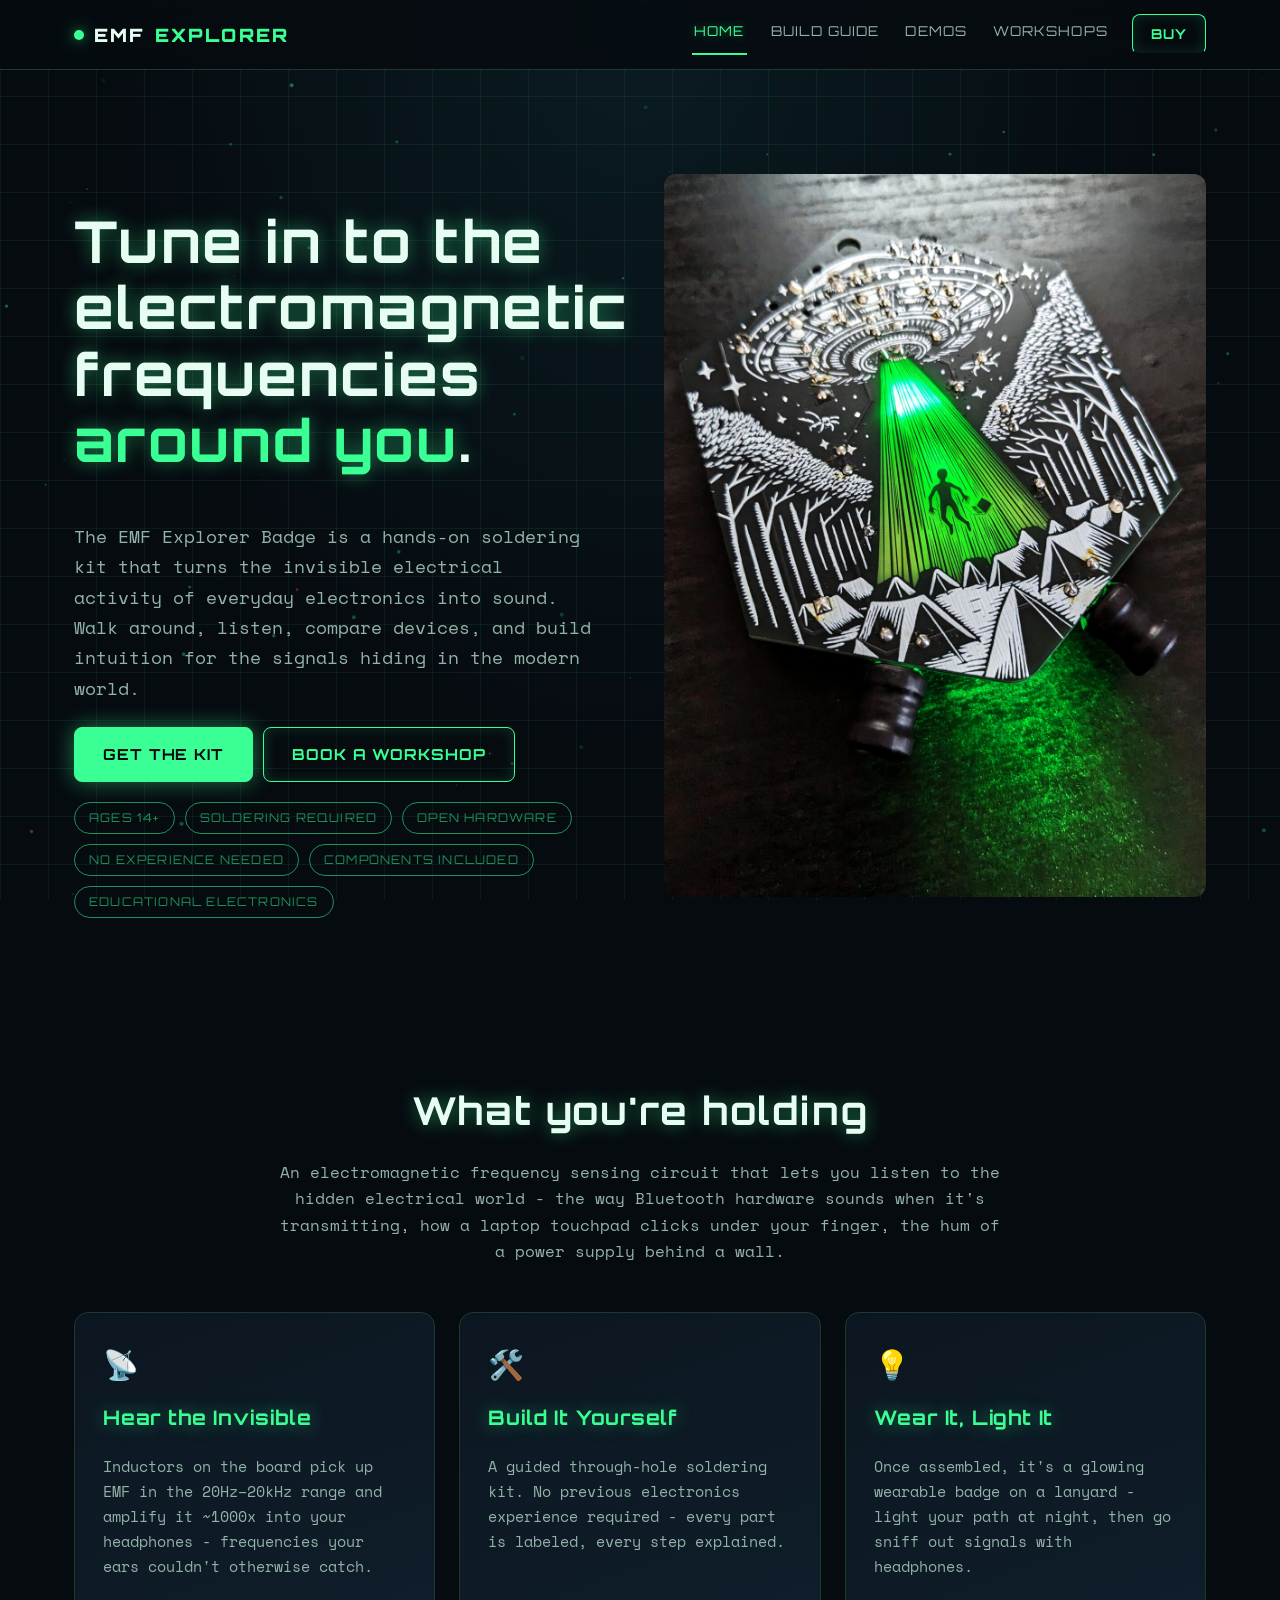
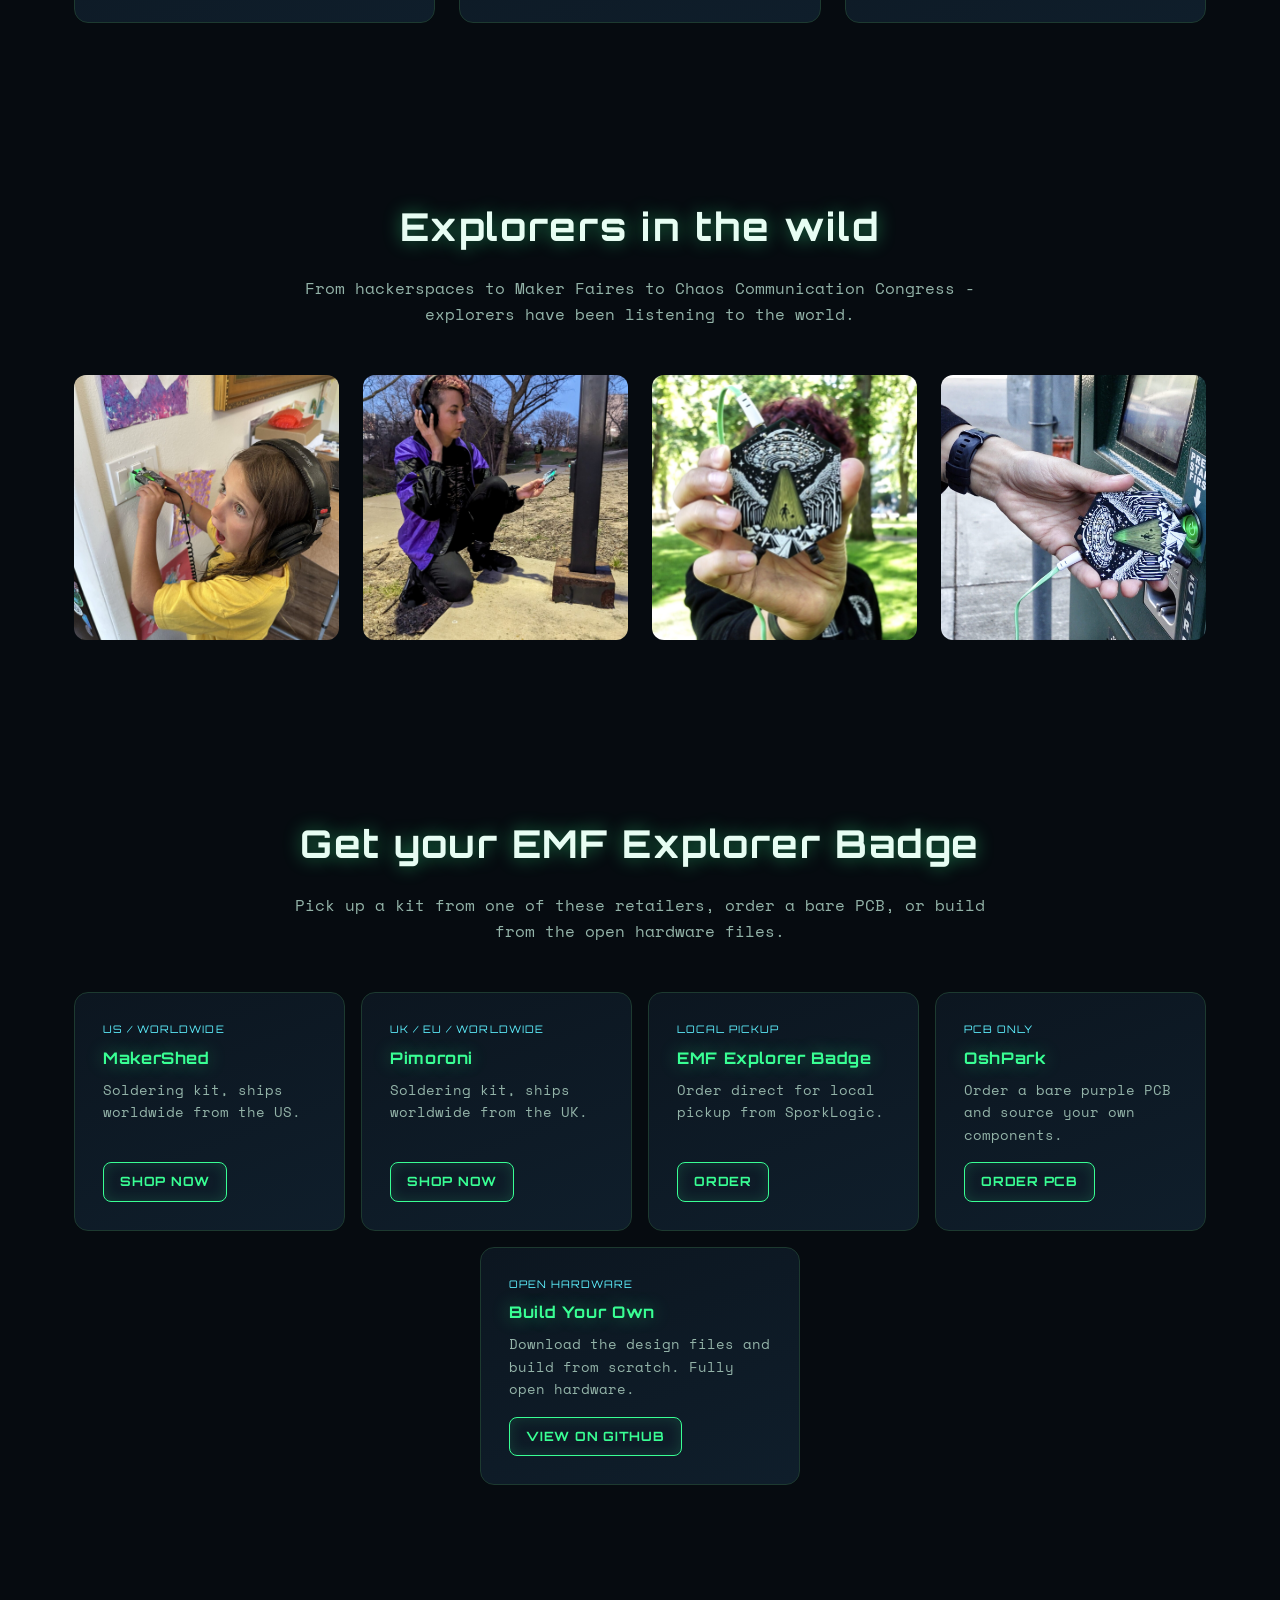
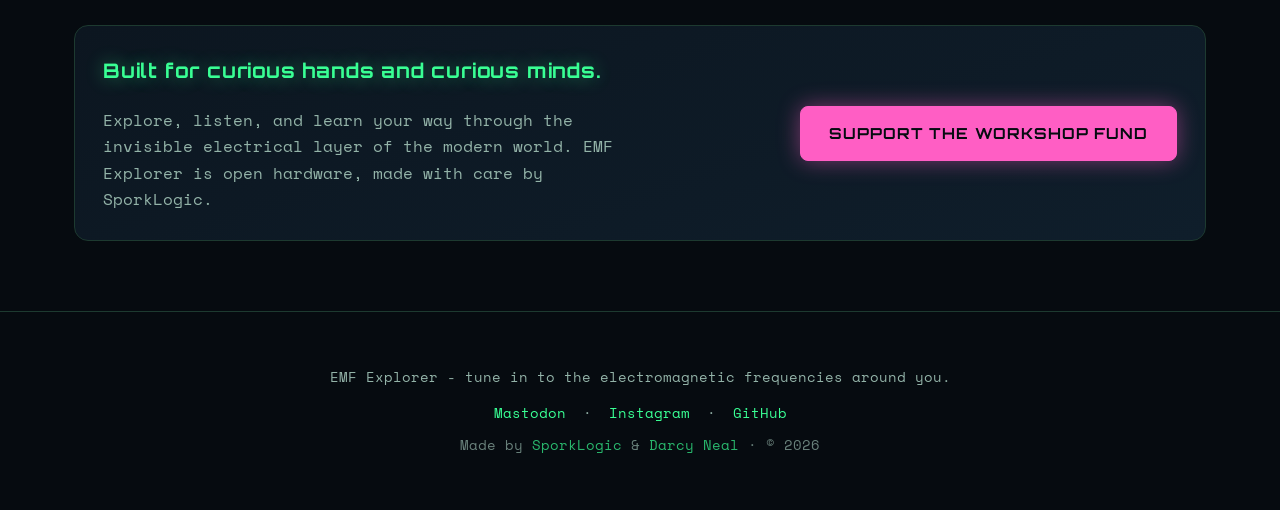
<file: index.html>
<!DOCTYPE html>
<html lang="en">
<head>
<meta charset="UTF-8">
<meta name="viewport" content="width=device-width, initial-scale=1.0">
<title>EMF Explorer - Tune in to the electromagnetic frequencies around you</title>
<meta name="description" content="The EMF Explorer Badge is a hands-on kit that turns the invisible electrical activity around you into something you can explore. Solder it, wear it, and go listen to your world.">
<link rel="canonical" href="https://emfexplorer.space/">

<!-- Open Graph -->
<meta property="og:type" content="website">
<meta property="og:site_name" content="EMF Explorer">
<meta property="og:url" content="https://emfexplorer.space/">
<meta property="og:title" content="EMF Explorer - Tune in to the electromagnetic frequencies around you">
<meta property="og:description" content="A hands-on soldering kit that turns the invisible electrical activity of everyday electronics into sound. Build it, wear it, and go listen to your world.">
<meta property="og:image" content="https://emfexplorer.space/assets/images/emfbadgeilluminatedfrontangled.jpg">
<meta property="og:image:alt" content="EMF Explorer badge illuminated, glowing green">

<!-- Twitter -->
<meta name="twitter:card" content="summary_large_image">
<meta name="twitter:title" content="EMF Explorer - Tune in to the electromagnetic frequencies around you">
<meta name="twitter:description" content="A hands-on soldering kit that turns the invisible electrical activity of everyday electronics into sound. Build it, wear it, and go listen to your world.">
<meta name="twitter:image" content="https://emfexplorer.space/assets/images/emfbadgeilluminatedfrontangled.jpg">

<link rel="preconnect" href="https://fonts.googleapis.com">
<link href="https://fonts.googleapis.com/css2?family=Orbitron:wght@600;800;900&family=Space+Mono:wght@400;700&display=swap" rel="stylesheet">
<link rel="stylesheet" href="assets/style.css">
<script type="application/ld+json">
{
  "@context": "https://schema.org",
  "@type": "Organization",
  "name": "EMF Explorer",
  "alternateName": "SporkLogic",
  "url": "https://emfexplorer.space/",
  "logo": "https://emfexplorer.space/assets/images/emfbadgeilluminatedfrontangled.jpg",
  "sameAs": [
    "https://sporklogic.com",
    "https://darcyneal.com",
    "https://github.com/drc3p0/emf-explorer-badge",
    "https://hachyderm.io/@drc3p0",
    "https://instagram.com/drc3p0"
  ]
}
</script>
<script type="application/ld+json">
{
  "@context": "https://schema.org",
  "@type": "Product",
  "name": "EMF Explorer Badge",
  "description": "A hands-on soldering kit that turns the invisible electrical activity of everyday electronics into sound. Build it, wear it, and go listen to your world.",
  "image": "https://emfexplorer.space/assets/images/emfbadgeilluminatedfrontangled.jpg",
  "brand": {
    "@type": "Brand",
    "name": "EMF Explorer"
  },
  "category": "Electronics Soldering Kit",
  "offers": [
    {"@type": "Offer", "url": "https://www.makershed.com/products/emf", "availability": "https://schema.org/InStock", "seller": {"@type": "Organization", "name": "MakerShed"}},
    {"@type": "Offer", "url": "https://shop.pimoroni.com/products/emf-explorer-badge", "availability": "https://schema.org/InStock", "seller": {"@type": "Organization", "name": "Pimoroni"}},
    {"@type": "Offer", "url": "https://ko-fi.com/s/437e353366", "availability": "https://schema.org/InStock", "seller": {"@type": "Organization", "name": "SporkLogic"}}
  ]
}
</script>
</head>
<body>
<canvas id="starfield"></canvas>

<header class="site-header">
  <div class="wrap">
    <a href="index.html" class="brand"><span class="dot"></span>EMF <span class="accent">EXPLORER</span></a>
    <button class="nav-toggle" aria-label="Toggle menu">☰</button>
    <nav class="site-nav">
      <a href="index.html">Home</a>
      <a href="docs.html">Build Guide</a>
      <a href="demos.html">Demos</a>
      <a href="workshops.html">Workshops</a>

      <a href="#buy" class="btn btn-outline" style="padding:8px 18px;">Buy</a>
    </nav>
  </div>
</header>

<!-- ===== HERO ===== -->
<section class="hero">
  <div class="wrap">
    <div class="hero-text">
      <h1>Tune in to the electromagnetic frequencies <span style="color:var(--green)">around you</span>.</h1>
      <p class="lede">The EMF Explorer Badge is a hands-on soldering kit that turns the invisible electrical activity of everyday electronics into sound. Walk around, listen, compare devices, and build intuition for the signals hiding in the modern world.</p>
      <div class="tag-row" style="justify-content:flex-start; margin-top:24px;">
        <a href="#buy" class="btn">Get the Kit</a>
        <a href="workshops.html" class="btn btn-outline">Book a Workshop</a>
      </div>
      <div class="tag-row" style="justify-content:flex-start;">
        <span class="tag">Ages 14+</span>
        <span class="tag">Soldering Required</span>
        <span class="tag">Open Hardware</span>
        <span class="tag">No Experience Needed</span>
        <span class="tag">Components Included</span>
        <span class="tag">Educational Electronics</span>
      </div>
    </div>
    <div class="hero-media">
      <img src="assets/images/emfbadgeilluminatedfrontangled.jpg" alt="EMF Explorer badge illuminated, glowing green" loading="lazy" style="border-radius:12px; width:100%; min-height:380px; object-fit:cover;">
    </div>
  </div>
</section>

<!-- ===== WHAT IS IT ===== -->
<section>
  <div class="wrap">
    <div class="section-head">
      <h2>What you're holding</h2>
      <p>An electromagnetic frequency sensing circuit that lets you listen to the hidden electrical world - the way Bluetooth hardware sounds when it's transmitting, how a laptop touchpad clicks under your finger, the hum of a power supply behind a wall.</p>
    </div>
    <div class="grid cols-3">
      <div class="panel card">
        <div class="icon">📡</div>
        <h3>Hear the Invisible</h3>
        <p>Inductors on the board pick up EMF in the 20Hz–20kHz range and amplify it ~1000x into your headphones - frequencies your ears couldn't otherwise catch.</p>
      </div>
      <div class="panel card">
        <div class="icon">🛠️</div>
        <h3>Build It Yourself</h3>
        <p>A guided through-hole soldering kit. No previous electronics experience required - every part is labeled, every step explained.</p>
      </div>
      <div class="panel card">
        <div class="icon">💡</div>
        <h3>Wear It, Light It</h3>
        <p>Once assembled, it's a glowing wearable badge on a lanyard - light your path at night, then go sniff out signals with headphones.</p>
      </div>
    </div>
  </div>
</section>

<!-- ===== GALLERY / IN THE FIELD ===== -->
<section>
  <div class="wrap">
    <div class="section-head">
      <h2>Explorers in the wild</h2>
      <p>From hackerspaces to Maker Faires to Chaos Communication Congress - explorers have been listening to the world.</p>
    </div>
    <div class="grid cols-4">
      <img src="assets/images/kidwithEMFlistening.jpg" alt="Kid listening to EMF from a wall outlet with the badge" loading="lazy" style="border-radius:12px; width:100%; aspect-ratio:1; object-fit:cover;">
      <img src="assets/images/PXL_20240223_003516082.jpg" alt="Explorer listening to a streetlight pole outdoors" loading="lazy" style="border-radius:12px; width:100%; aspect-ratio:1; object-fit:cover;">
      <img src="assets/images/emfheldinfield.jpg" alt="Holding the EMF Explorer badge outdoors in a park" loading="lazy" style="border-radius:12px; width:100%; aspect-ratio:1; object-fit:cover;">
      <img src="assets/images/emfmeterlisten.jpg" alt="Listening to a parking meter's EMF emissions" loading="lazy" style="border-radius:12px; width:100%; aspect-ratio:1; object-fit:cover;">
    </div>
  </div>
</section>

<!-- ===== BUY ===== -->
<section id="buy">
  <div class="wrap">
    <div class="section-head">
      <h2>Get your EMF Explorer Badge</h2>
      <p>Pick up a kit from one of these retailers, order a bare PCB, or build from the open hardware files.</p>
    </div>
    <div class="store-grid">

      <a href="https://www.makershed.com/products/emf" target="_blank" rel="noopener" class="panel store-card">
        <div class="store-region">US / Worldwide</div>
        <h3>MakerShed</h3>
        <p>Soldering kit, ships worldwide from the US.</p>
        <span class="btn btn-outline">Shop Now</span>
      </a>

      <a href="https://shop.pimoroni.com/products/emf-explorer-badge" target="_blank" rel="noopener" class="panel store-card">
        <div class="store-region">UK / EU / Worldwide</div>
        <h3>Pimoroni</h3>
        <p>Soldering kit, ships worldwide from the UK.</p>
        <span class="btn btn-outline">Shop Now</span>
      </a>

      <a href="https://ko-fi.com/s/437e353366" target="_blank" rel="noopener" class="panel store-card">
        <div class="store-region">Local Pickup</div>
        <h3>EMF Explorer Badge</h3>
        <p>Order direct for local pickup from SporkLogic.</p>
        <span class="btn btn-outline">Order</span>
      </a>

      <a href="https://oshpark.com/shared_projects/bRVDS1Pq" target="_blank" rel="noopener" class="panel store-card">
        <div class="store-region">PCB Only</div>
        <h3>OshPark</h3>
        <p>Order a bare purple PCB and source your own components.</p>
        <span class="btn btn-outline">Order PCB</span>
      </a>

      <a href="https://github.com/drc3p0/emf-explorer-badge" target="_blank" rel="noopener" class="panel store-card">
        <div class="store-region">Open Hardware</div>
        <h3>Build Your Own</h3>
        <p>Download the design files and build from scratch. Fully open hardware.</p>
        <span class="btn btn-outline">View on GitHub</span>
      </a>

    </div>
  </div>
</section>

<!-- ===== ZINE / SUPPORT ===== -->
<section>
  <div class="wrap">
    <div class="panel" style="display:flex; flex-wrap:wrap; gap:24px; align-items:center; justify-content:space-between;">
      <div>
        <h3 style="margin-top:0;">Built for curious hands and curious minds.</h3>
        <p style="color:var(--text-dim); max-width:520px; margin-bottom:0;">Explore, listen, and learn your way through the invisible electrical layer of the modern world. EMF Explorer is open hardware, made with care by SporkLogic.</p>
      </div>
      <a href="https://ko-fi.com/sporklogic" target="_blank" rel="noopener" class="btn btn-magenta">Support the Workshop Fund</a>
    </div>
  </div>
</section>

<footer class="site-footer">
  <div class="wrap">
    <p>EMF Explorer - tune in to the electromagnetic frequencies around you.</p>
    <div class="social">
      <a href="https://hachyderm.io/@drc3p0" target="_blank" rel="noopener">Mastodon</a> ·
      <a href="https://instagram.com/drc3p0" target="_blank" rel="noopener">Instagram</a> ·
      <a href="https://github.com/drc3p0" target="_blank" rel="noopener">GitHub</a>
    </div>
    <p class="made-by">Made by <a href="https://sporklogic.com" target="_blank" rel="noopener">SporkLogic</a> &amp; <a href="https://darcyneal.com" target="_blank" rel="noopener">Darcy Neal</a> · © 2026</p>
  </div>
</footer>
<script src="assets/main.js"></script>
</body>
</html>
</file>
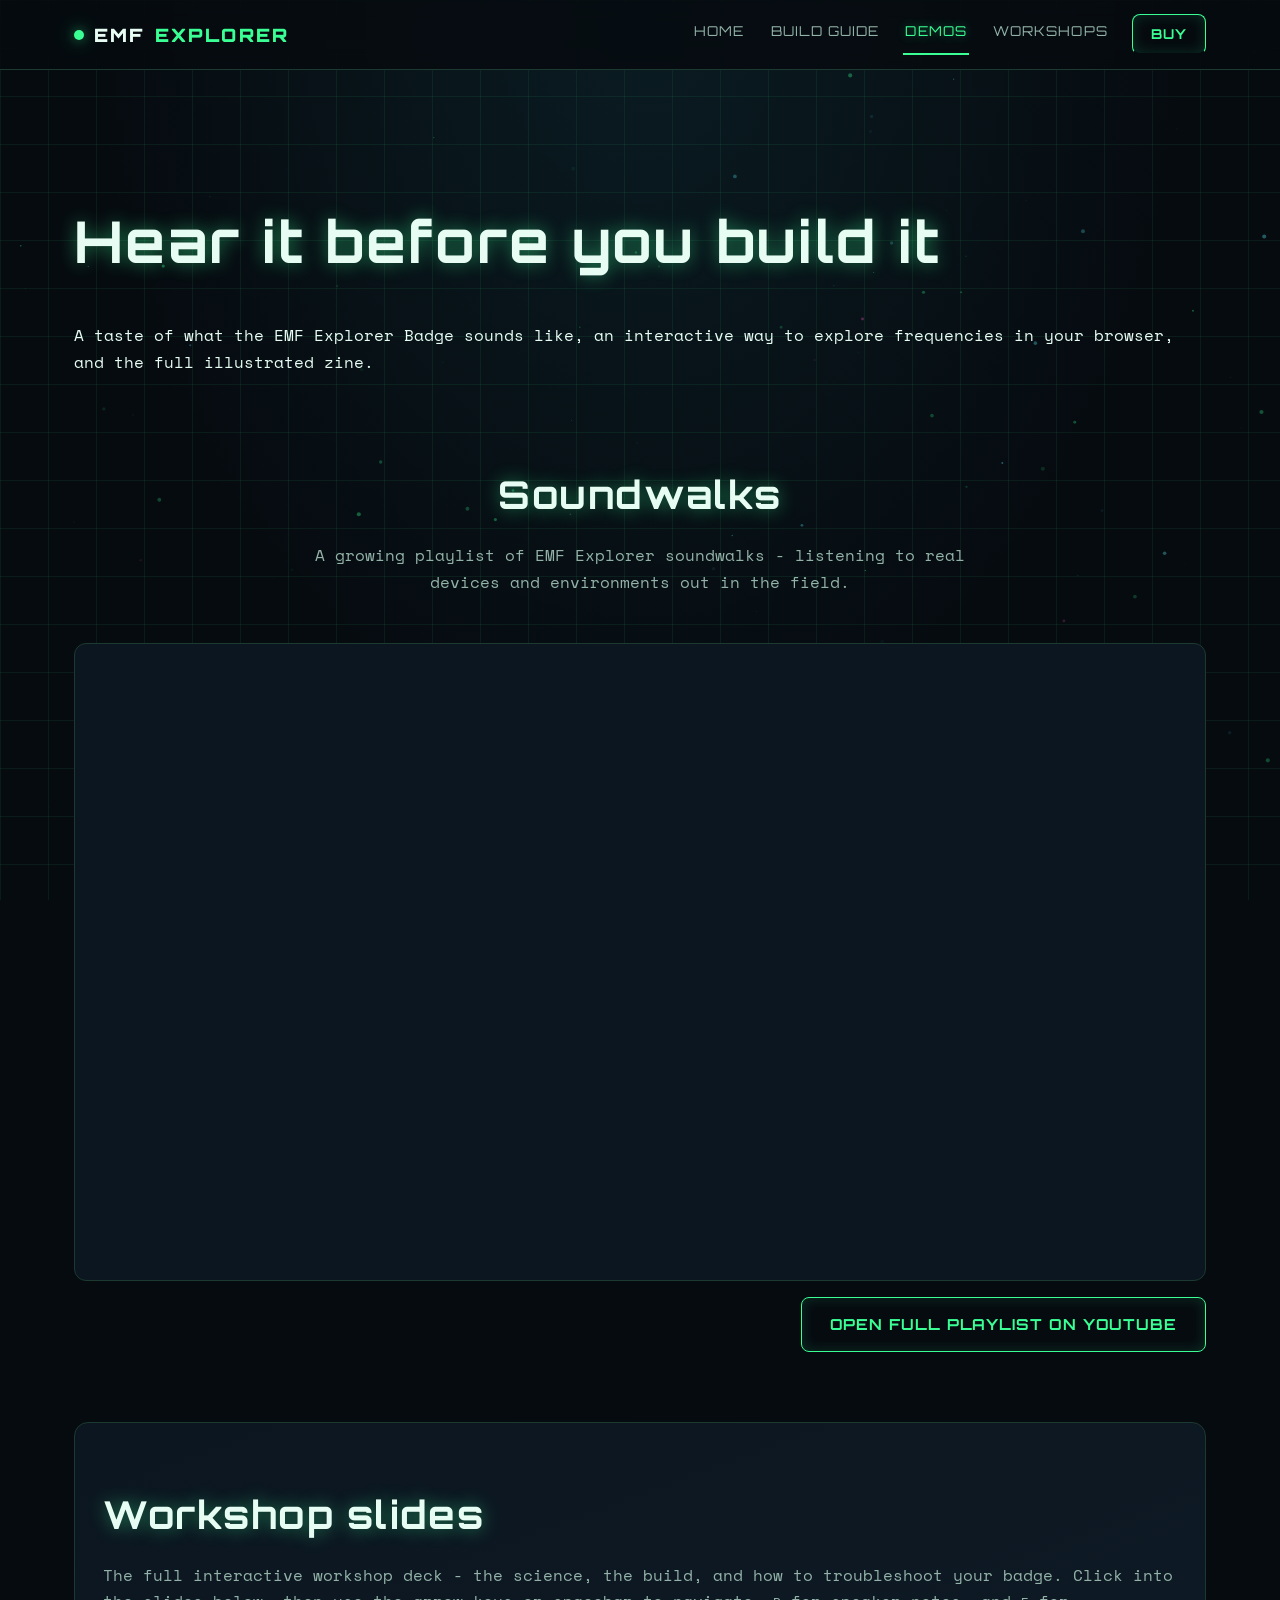
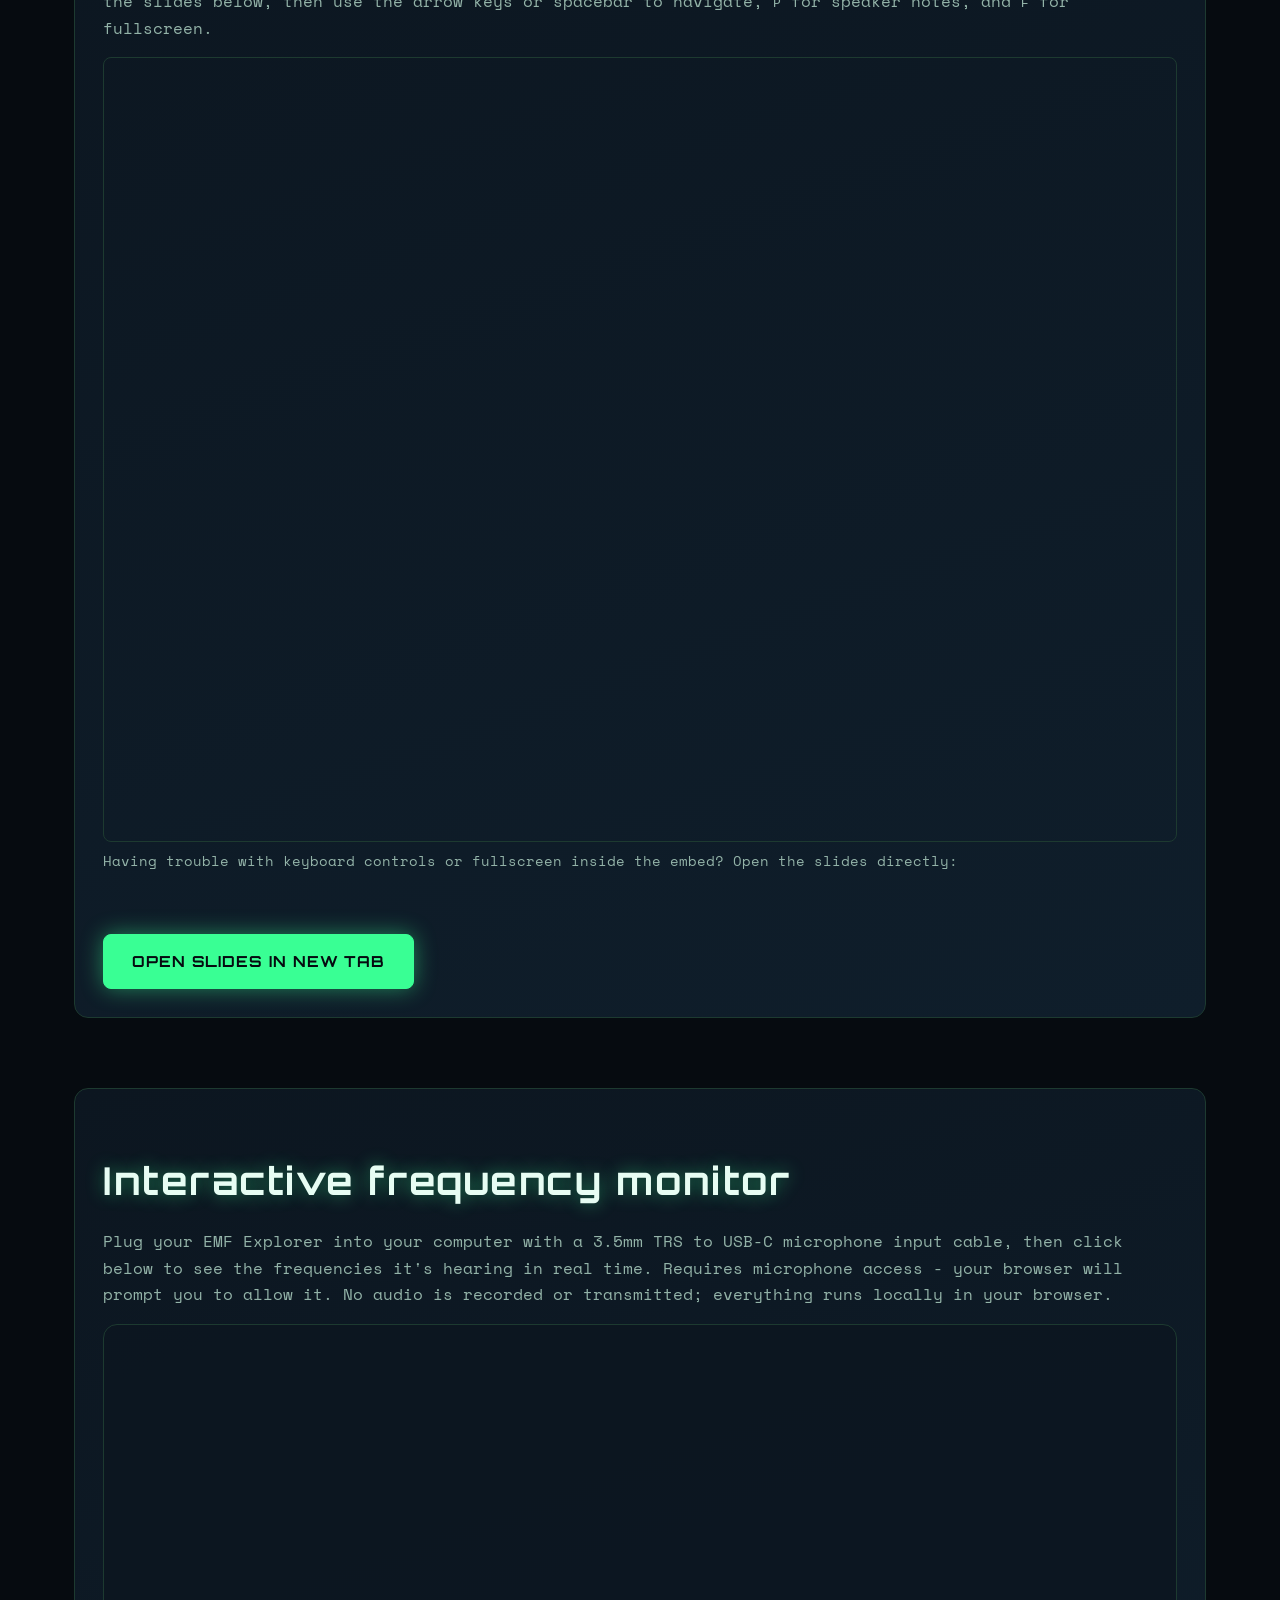
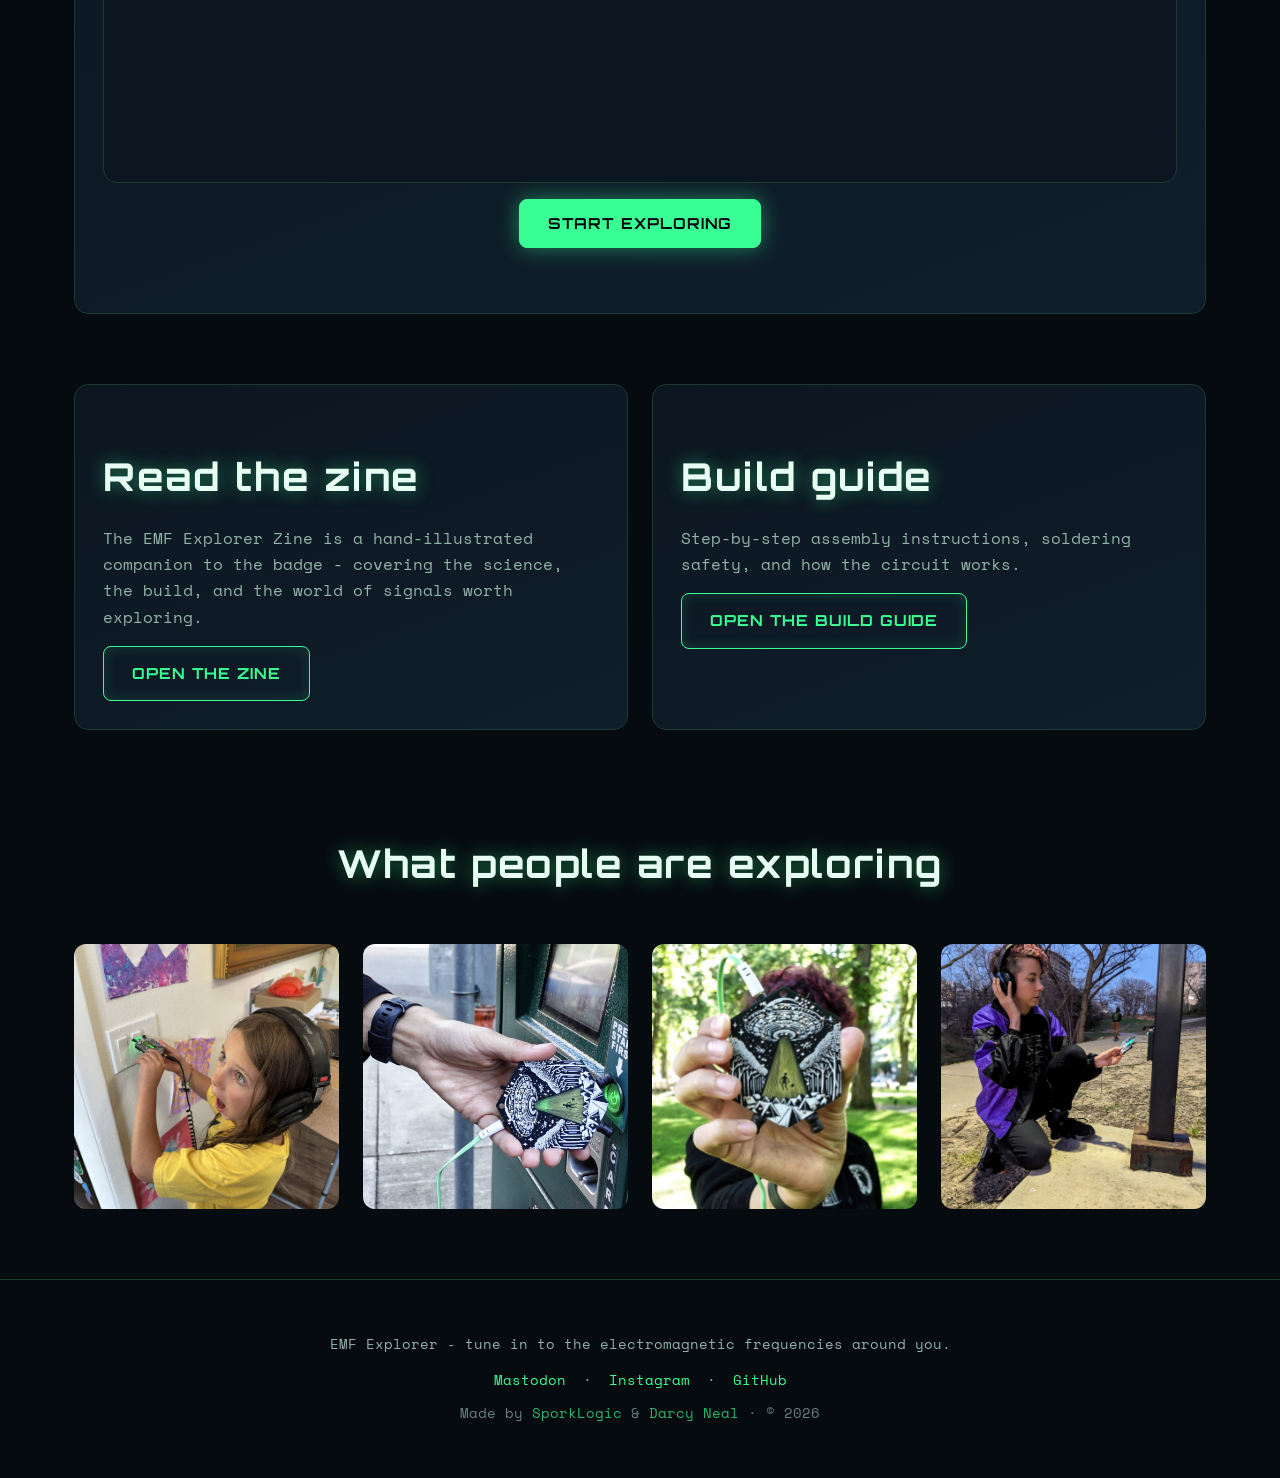
<file: demos.html>
<!DOCTYPE html>
<html lang="en">
<head>
<meta charset="UTF-8">
<meta name="viewport" content="width=device-width, initial-scale=1.0">
<title>Demos - EMF Explorer</title>
<meta name="description" content="Listen to EMF Explorer sound examples, try the interactive frequency monitor, and read the EMF Explorer zine.">
<link rel="canonical" href="https://emfexplorer.space/demos.html">

<!-- Open Graph -->
<meta property="og:type" content="website">
<meta property="og:site_name" content="EMF Explorer">
<meta property="og:url" content="https://emfexplorer.space/demos.html">
<meta property="og:title" content="Demos - EMF Explorer">
<meta property="og:description" content="Listen to EMF Explorer sound examples, try the interactive frequency monitor, and read the EMF Explorer zine.">
<meta property="og:image" content="https://emfexplorer.space/assets/images/emfbadgeilluminatedfrontangled.jpg">
<meta property="og:image:alt" content="EMF Explorer badge illuminated, glowing green">

<!-- Twitter -->
<meta name="twitter:card" content="summary_large_image">
<meta name="twitter:title" content="Demos - EMF Explorer">
<meta name="twitter:description" content="Listen to EMF Explorer sound examples, try the interactive frequency monitor, and read the EMF Explorer zine.">
<meta name="twitter:image" content="https://emfexplorer.space/assets/images/emfbadgeilluminatedfrontangled.jpg">

<link rel="preconnect" href="https://fonts.googleapis.com">
<link href="https://fonts.googleapis.com/css2?family=Orbitron:wght@600;800;900&family=Space+Mono:wght@400;700&display=swap" rel="stylesheet">
<link rel="stylesheet" href="assets/style.css">
<script type="application/ld+json">
{
  "@context": "https://schema.org",
  "@type": "BreadcrumbList",
  "itemListElement": [
    {"@type": "ListItem", "position": 1, "name": "Home", "item": "https://emfexplorer.space/"},
    {"@type": "ListItem", "position": 2, "name": "Demos", "item": "https://emfexplorer.space/demos.html"}
  ]
}
</script>
</head>
<body>
<canvas id="starfield"></canvas>

<header class="site-header">
  <div class="wrap">
    <a href="index.html" class="brand"><span class="dot"></span>EMF <span class="accent">EXPLORER</span></a>
    <button class="nav-toggle" aria-label="Toggle menu">☰</button>
    <nav class="site-nav">
      <a href="index.html">Home</a>
      <a href="docs.html">Build Guide</a>
      <a href="demos.html">Demos</a>
      <a href="workshops.html">Workshops</a>

      <a href="index.html#buy" class="btn btn-outline" style="padding:8px 18px;">Buy</a>
    </nav>
  </div>
</header>

<section class="hero" style="padding-bottom:20px;">
  <div class="wrap" style="display:block;">
    <h1>Hear it before you build it</h1>
    <p class="lede">A taste of what the EMF Explorer Badge sounds like, an interactive way to explore frequencies in your browser, and the full illustrated zine.</p>
  </div>
</section>

<!-- ===== SOUND EXAMPLES ===== -->
<section style="padding-top:20px;">
  <div class="wrap">
    <div class="section-head">
      <h2>Soundwalks</h2>
      <p>A growing playlist of EMF Explorer soundwalks - listening to real devices and environments out in the field.</p>
    </div>
    <div style="border-radius:12px; overflow:hidden; border:1px solid var(--border); background:var(--bg-panel);">
      <div style="position:relative; padding-bottom:56.25%; height:0;">
        <iframe src="https://www.youtube.com/embed/videoseries?list=PLv4aAZ9vybC-C60QNva_aFFxgQik_hsGD" title="EMF Explorer Badge soundwalks playlist" loading="lazy" allow="accelerometer; autoplay; clipboard-write; encrypted-media; gyroscope; picture-in-picture; web-share" allowfullscreen style="position:absolute; top:0; left:0; width:100%; height:100%; border:0;"></iframe>
      </div>
    </div>
    <div style="margin-top:16px; text-align:right;">
      <a href="https://www.youtube.com/playlist?list=PLv4aAZ9vybC-C60QNva_aFFxgQik_hsGD" target="_blank" rel="noopener" class="btn btn-outline">Open full playlist on YouTube</a>
    </div>
  </div>
</section>

<!-- ===== WORKSHOP SLIDES ===== -->
<section style="padding-top:0;">
  <div class="wrap">
    <div class="panel">
      <h2>Workshop slides</h2>
      <p style="color:var(--text-dim);">The full interactive workshop deck - the science, the build, and how to troubleshoot your badge. Click into the slides below, then use the arrow keys or spacebar to navigate, <code>P</code> for speaker notes, and <code>F</code> for fullscreen.</p>
      <div style="margin-top:16px; border:1px solid var(--border); border-radius:8px; overflow:hidden; position:relative; padding-bottom:72.9%; height:0;">
        <iframe src="https://drc3p0.github.io/EMF-slides/" title="EMF Explorer Workshop Slides" loading="lazy" allow="fullscreen" allowfullscreen style="position:absolute; top:0; left:0; width:100%; height:100%; border:0;"></iframe>
      </div>
      <p style="color:var(--text-dim); font-size:0.85rem; margin-top:8px;">Having trouble with keyboard controls or fullscreen inside the embed? Open the slides directly:</p>
      <a href="https://drc3p0.github.io/EMF-slides/" target="_blank" rel="noopener" class="btn mt-lg">Open Slides in New Tab</a>
    </div>
  </div>
</section>

<!-- ===== INTERACTIVE FREQUENCY MONITOR ===== -->
<section style="padding-top:0;">
  <div class="wrap">
    <div class="panel">
      <h2>Interactive frequency monitor</h2>
      <p style="color:var(--text-dim);">Plug your EMF Explorer into your computer with a 3.5mm TRS to USB-C microphone input cable, then click below to see the frequencies it's hearing in real time. Requires microphone access - your browser will prompt you to allow it. No audio is recorded or transmitted; everything runs locally in your browser.</p>
      <div class="freq-display">
        <canvas id="freq-canvas"></canvas>
        <div id="freq-peak-overlay"></div>
      </div>
      <div class="freq-controls">
        <button type="button" id="freq-start-btn" class="btn">Start Exploring</button>
        <p id="freq-status" class="freq-status"></p>
      </div>
    </div>
  </div>
</section>

<!-- ===== ZINE ===== -->
<section style="padding-top:0;">
  <div class="wrap">
    <div class="grid cols-2">
      <div class="panel">
        <h2>Read the zine</h2>
        <p style="color:var(--text-dim);">The EMF Explorer Zine is a hand-illustrated companion to the badge - covering the science, the build, and the world of signals worth exploring.</p>
        <a href="https://heyzine.com/flip-book/0d224e911a.html" target="_blank" rel="noopener" class="btn btn-outline">Open the Zine</a>
      </div>
      <div class="panel">
        <h2>Build guide</h2>
        <p style="color:var(--text-dim);">Step-by-step assembly instructions, soldering safety, and how the circuit works.</p>
        <a href="docs.html" class="btn btn-outline">Open the Build Guide</a>
      </div>
    </div>
  </div>
</section>

<!-- ===== GALLERY ===== -->
<section style="padding-top:0;">
  <div class="wrap">
    <div class="section-head">
      <h2>What people are exploring</h2>
    </div>
    <div class="grid cols-4">
      <img src="assets/images/kidwithEMFlistening.jpg" alt="Kid listening to EMF from a wall outlet with the badge" loading="lazy" style="border-radius:12px; width:100%; aspect-ratio:1; object-fit:cover;">
      <img src="assets/images/emfmeterlisten.jpg" alt="Listening to a parking meter's EMF emissions" loading="lazy" style="border-radius:12px; width:100%; aspect-ratio:1; object-fit:cover;">
      <img src="assets/images/emfheldinfield.jpg" alt="Holding the EMF Explorer badge outdoors, listening to the environment" loading="lazy" style="border-radius:12px; width:100%; aspect-ratio:1; object-fit:cover;">
      <img src="assets/images/PXL_20240223_003516082.jpg" alt="Explorer listening to a streetlight pole outdoors" loading="lazy" style="border-radius:12px; width:100%; aspect-ratio:1; object-fit:cover;">
    </div>
  </div>
</section>

<footer class="site-footer">
  <div class="wrap">
    <p>EMF Explorer - tune in to the electromagnetic frequencies around you.</p>
    <div class="social">
      <a href="https://hachyderm.io/@drc3p0" target="_blank" rel="noopener">Mastodon</a> ·
      <a href="https://instagram.com/drc3p0" target="_blank" rel="noopener">Instagram</a> ·
      <a href="https://github.com/drc3p0" target="_blank" rel="noopener">GitHub</a>
    </div>
    <p class="made-by">Made by <a href="https://sporklogic.com" target="_blank" rel="noopener">SporkLogic</a> &amp; <a href="https://darcyneal.com" target="_blank" rel="noopener">Darcy Neal</a> · © 2026</p>
  </div>
</footer>
<script src="assets/main.js"></script>
<script src="assets/frequency-monitor.js"></script>
</body>
</html>
</file>
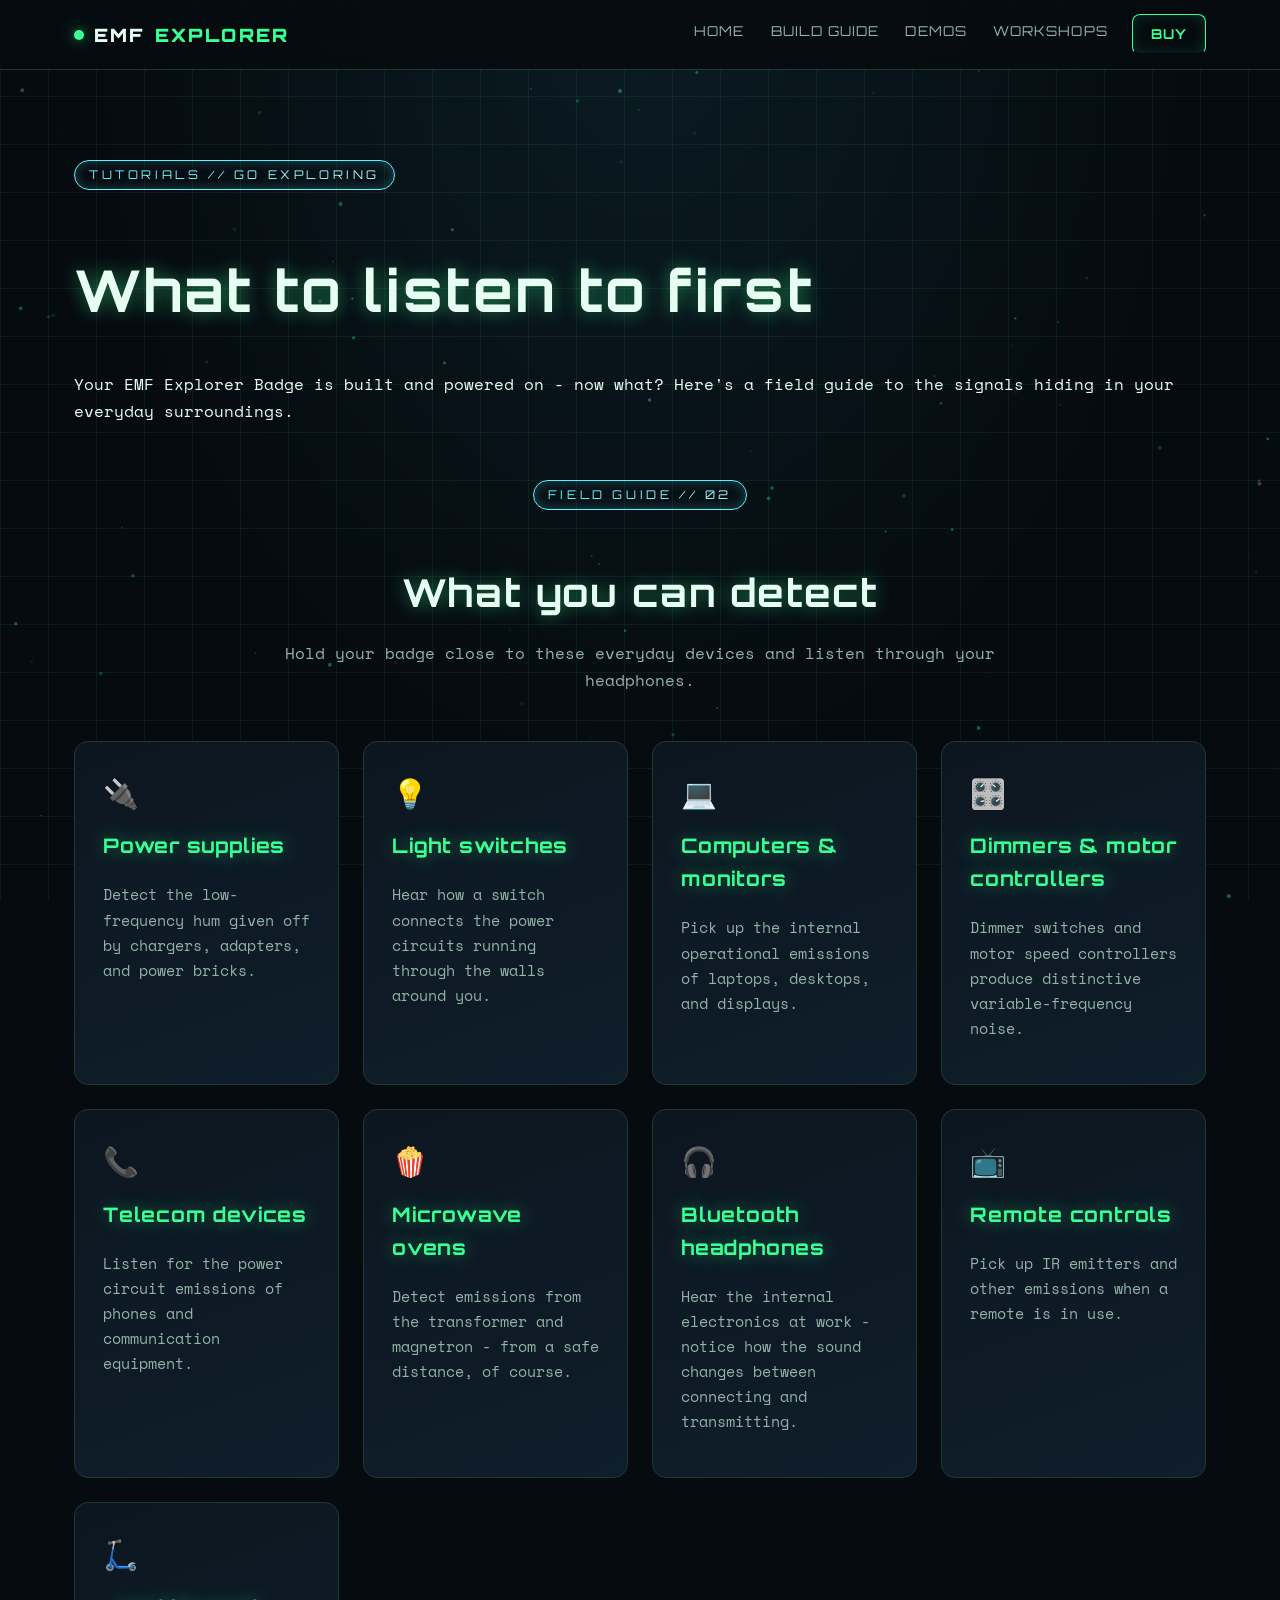
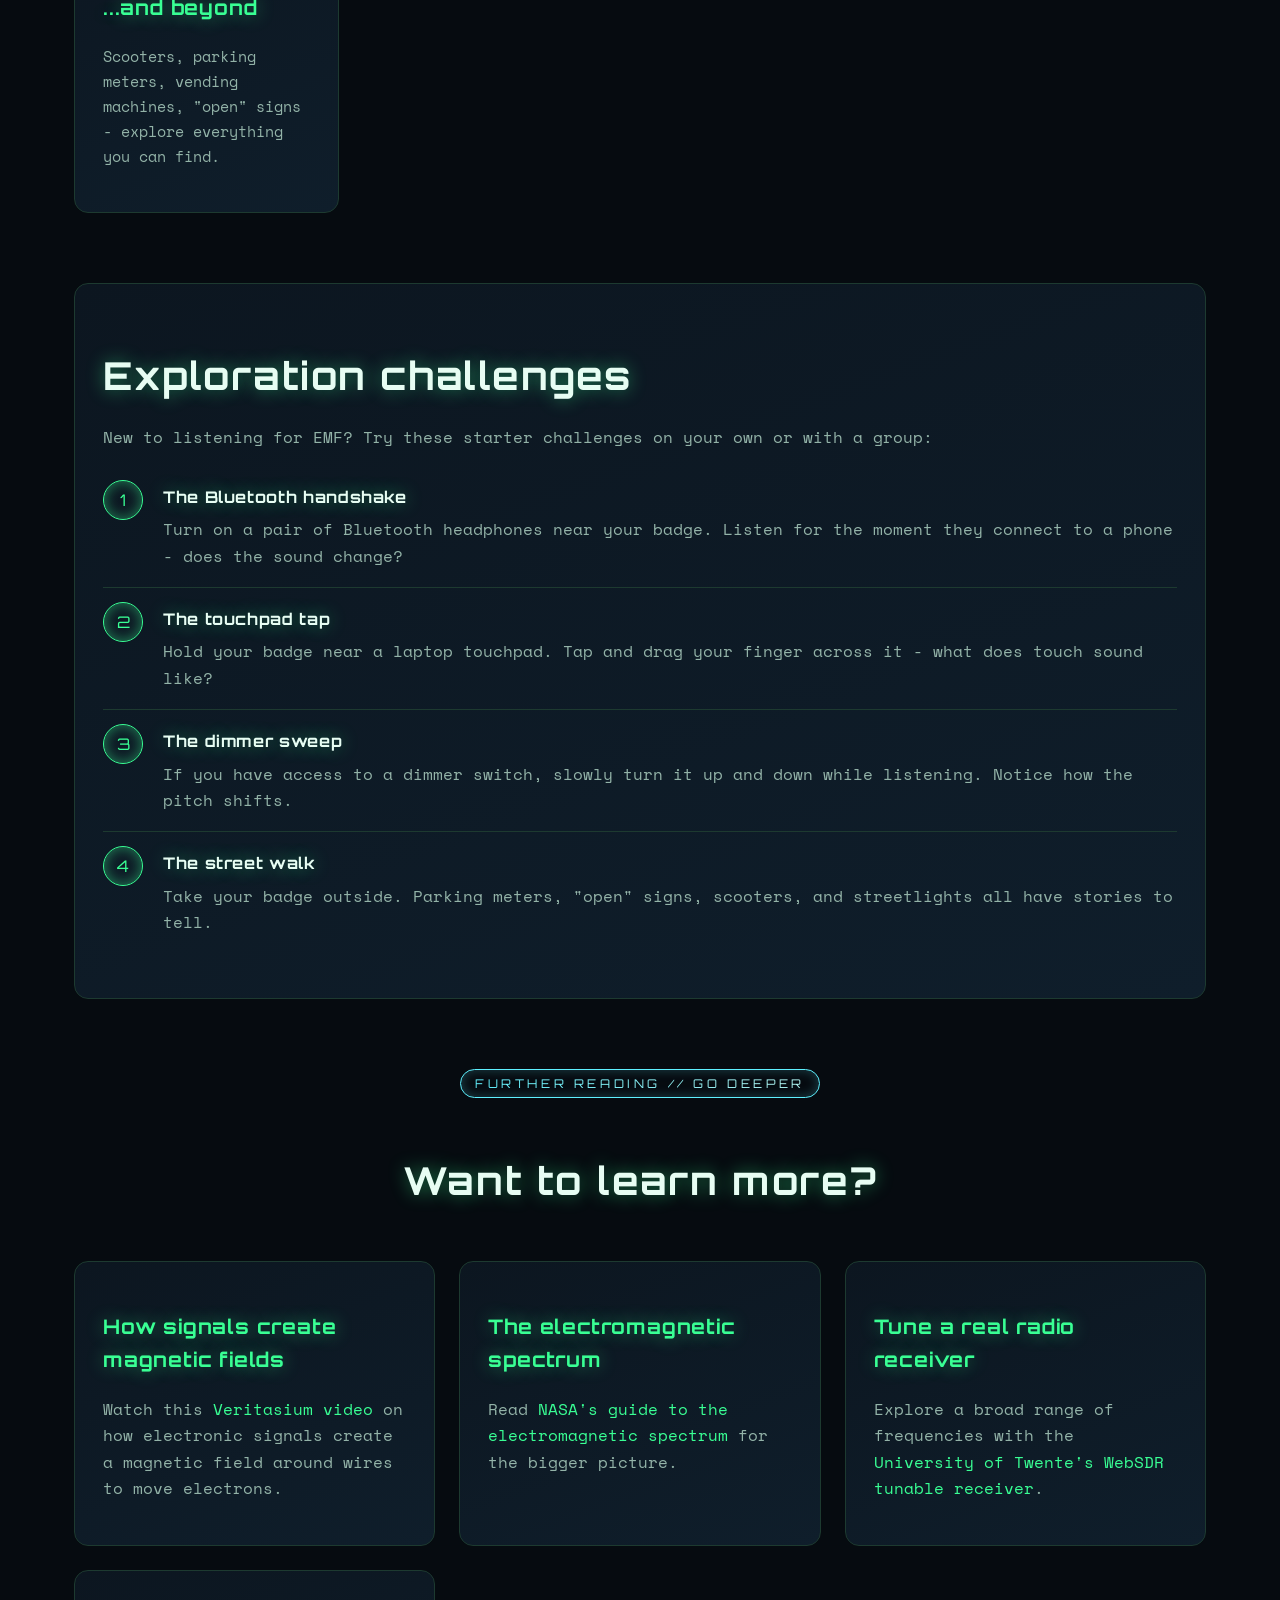
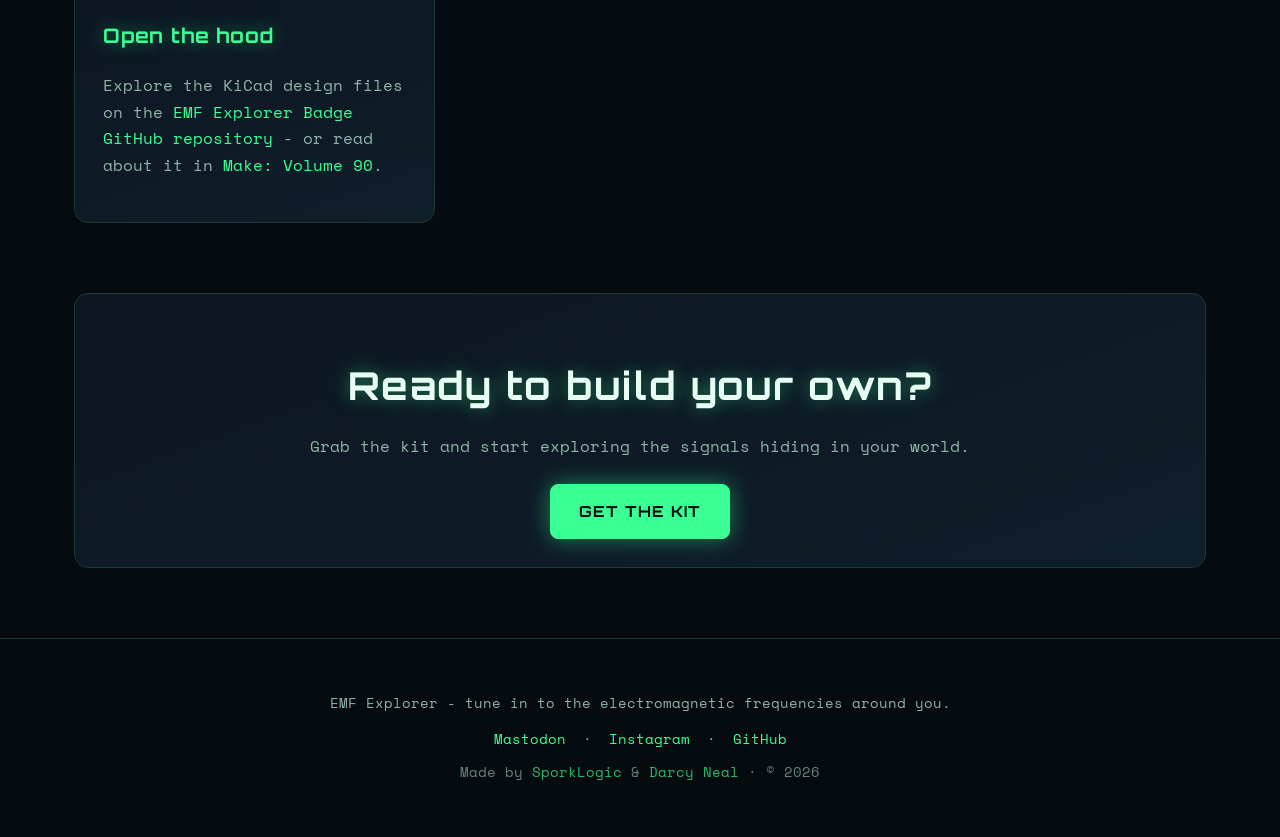
<file: tutorials.html>
<!DOCTYPE html>
<html lang="en">
<head>
<meta charset="UTF-8">
<meta name="viewport" content="width=device-width, initial-scale=1.0">
<title>Tutorials - EMF Explorer</title>
<meta name="description" content="Guides for going exploring with your EMF Explorer Badge - what to listen to, what you'll hear, and where to learn more.">
<link rel="canonical" href="https://emfexplorer.space/tutorials.html">

<!-- Open Graph -->
<meta property="og:type" content="website">
<meta property="og:site_name" content="EMF Explorer">
<meta property="og:url" content="https://emfexplorer.space/tutorials.html">
<meta property="og:title" content="Tutorials - EMF Explorer">
<meta property="og:description" content="Guides for going exploring with your EMF Explorer Badge - what to listen to, what you'll hear, and where to learn more.">
<meta property="og:image" content="https://emfexplorer.space/assets/images/emfbadgeilluminatedfrontangled.jpg">
<meta property="og:image:alt" content="EMF Explorer badge illuminated, glowing green">

<!-- Twitter -->
<meta name="twitter:card" content="summary_large_image">
<meta name="twitter:title" content="Tutorials - EMF Explorer">
<meta name="twitter:description" content="Guides for going exploring with your EMF Explorer Badge - what to listen to, what you'll hear, and where to learn more.">
<meta name="twitter:image" content="https://emfexplorer.space/assets/images/emfbadgeilluminatedfrontangled.jpg">

<link rel="preconnect" href="https://fonts.googleapis.com">
<link href="https://fonts.googleapis.com/css2?family=Orbitron:wght@600;800;900&family=Space+Mono:wght@400;700&display=swap" rel="stylesheet">
<link rel="stylesheet" href="assets/style.css">
<script type="application/ld+json">
{
  "@context": "https://schema.org",
  "@type": "BreadcrumbList",
  "itemListElement": [
    {"@type": "ListItem", "position": 1, "name": "Home", "item": "https://emfexplorer.space/"},
    {"@type": "ListItem", "position": 2, "name": "Tutorials", "item": "https://emfexplorer.space/tutorials.html"}
  ]
}
</script>
</head>
<body>
<canvas id="starfield"></canvas>

<header class="site-header">
  <div class="wrap">
    <a href="index.html" class="brand"><span class="dot"></span>EMF <span class="accent">EXPLORER</span></a>
    <button class="nav-toggle" aria-label="Toggle menu">☰</button>
    <nav class="site-nav">
      <a href="index.html">Home</a>
      <a href="docs.html">Build Guide</a>
      <a href="demos.html">Demos</a>
      <a href="workshops.html">Workshops</a>

      <a href="index.html#buy" class="btn btn-outline" style="padding:8px 18px;">Buy</a>
    </nav>
  </div>
</header>

<section class="hero" style="padding-bottom:20px;">
  <div class="wrap" style="display:block;">
    <span class="eyebrow">Tutorials // Go Exploring</span>
    <h1>What to listen to first</h1>
    <p class="lede">Your EMF Explorer Badge is built and powered on - now what? Here's a field guide to the signals hiding in your everyday surroundings.</p>
  </div>
</section>

<!-- ===== WHAT YOU CAN DETECT ===== -->
<section style="padding-top:20px;">
  <div class="wrap">
    <div class="section-head">
      <span class="eyebrow">Field Guide // 02</span>
      <h2>What you can detect</h2>
      <p>Hold your badge close to these everyday devices and listen through your headphones.</p>
    </div>
    <div class="grid cols-3">
      <div class="panel card">
        <div class="icon">🔌</div>
        <h3>Power supplies</h3>
        <p>Detect the low-frequency hum given off by chargers, adapters, and power bricks.</p>
      </div>
      <div class="panel card">
        <div class="icon">💡</div>
        <h3>Light switches</h3>
        <p>Hear how a switch connects the power circuits running through the walls around you.</p>
      </div>
      <div class="panel card">
        <div class="icon">💻</div>
        <h3>Computers &amp; monitors</h3>
        <p>Pick up the internal operational emissions of laptops, desktops, and displays.</p>
      </div>
      <div class="panel card">
        <div class="icon">🎛️</div>
        <h3>Dimmers &amp; motor controllers</h3>
        <p>Dimmer switches and motor speed controllers produce distinctive variable-frequency noise.</p>
      </div>
      <div class="panel card">
        <div class="icon">📞</div>
        <h3>Telecom devices</h3>
        <p>Listen for the power circuit emissions of phones and communication equipment.</p>
      </div>
      <div class="panel card">
        <div class="icon">🍿</div>
        <h3>Microwave ovens</h3>
        <p>Detect emissions from the transformer and magnetron - from a safe distance, of course.</p>
      </div>
      <div class="panel card">
        <div class="icon">🎧</div>
        <h3>Bluetooth headphones</h3>
        <p>Hear the internal electronics at work - notice how the sound changes between connecting and transmitting.</p>
      </div>
      <div class="panel card">
        <div class="icon">📺</div>
        <h3>Remote controls</h3>
        <p>Pick up IR emitters and other emissions when a remote is in use.</p>
      </div>
      <div class="panel card">
        <div class="icon">🛴</div>
        <h3>...and beyond</h3>
        <p>Scooters, parking meters, vending machines, "open" signs - explore everything you can find.</p>
      </div>
    </div>
  </div>
</section>

<!-- ===== EXPLORATION CHALLENGES ===== -->
<section style="padding-top:0;">
  <div class="wrap">
    <div class="panel">
      <h2>Exploration challenges</h2>
      <p style="color:var(--text-dim);">New to listening for EMF? Try these starter challenges on your own or with a group:</p>
      <ul class="steps">
        <li>
          <h4>The Bluetooth handshake</h4>
          <p>Turn on a pair of Bluetooth headphones near your badge. Listen for the moment they connect to a phone - does the sound change?</p>
        </li>
        <li>
          <h4>The touchpad tap</h4>
          <p>Hold your badge near a laptop touchpad. Tap and drag your finger across it - what does touch sound like?</p>
        </li>
        <li>
          <h4>The dimmer sweep</h4>
          <p>If you have access to a dimmer switch, slowly turn it up and down while listening. Notice how the pitch shifts.</p>
        </li>
        <li>
          <h4>The street walk</h4>
          <p>Take your badge outside. Parking meters, "open" signs, scooters, and streetlights all have stories to tell.</p>
        </li>
      </ul>
    </div>
  </div>
</section>

<!-- ===== GO DEEPER ===== -->
<section style="padding-top:0;">
  <div class="wrap">
    <div class="section-head">
      <span class="eyebrow">Further Reading // Go Deeper</span>
      <h2>Want to learn more?</h2>
    </div>
    <div class="grid cols-2">
      <div class="panel">
        <h3>How signals create magnetic fields</h3>
        <p style="color:var(--text-dim);">Watch this <a href="https://www.youtube.com/watch?v=bHIhgxav9LY" target="_blank" rel="noopener">Veritasium video</a> on how electronic signals create a magnetic field around wires to move electrons.</p>
      </div>
      <div class="panel">
        <h3>The electromagnetic spectrum</h3>
        <p style="color:var(--text-dim);">Read <a href="https://science.nasa.gov/ems/" target="_blank" rel="noopener">NASA's guide to the electromagnetic spectrum</a> for the bigger picture.</p>
      </div>
      <div class="panel">
        <h3>Tune a real radio receiver</h3>
        <p style="color:var(--text-dim);">Explore a broad range of frequencies with the <a href="http://websdr.ewi.utwente.nl:8901" target="_blank" rel="noopener">University of Twente's WebSDR tunable receiver</a>.</p>
      </div>
      <div class="panel">
        <h3>Open the hood</h3>
        <p style="color:var(--text-dim);">Explore the KiCad design files on the <a href="https://github.com/drc3p0/emf-explorer-badge" target="_blank" rel="noopener">EMF Explorer Badge GitHub repository</a> - or read about it in <a href="https://makezine.com/projects/electromagnetic-symphony-explore-the-emf-universe/" target="_blank" rel="noopener">Make: Volume 90</a>.</p>
      </div>
    </div>
  </div>
</section>

<!-- ===== CTA ===== -->
<section style="padding-top:0;">
  <div class="wrap">
    <div class="panel text-center">
      <h2>Ready to build your own?</h2>
      <p style="color:var(--text-dim); margin-bottom:24px;">Grab the kit and start exploring the signals hiding in your world.</p>
      <a href="index.html#buy" class="btn">Get the Kit</a>
    </div>
  </div>
</section>

<footer class="site-footer">
  <div class="wrap">
    <p>EMF Explorer - tune in to the electromagnetic frequencies around you.</p>
    <div class="social">
      <a href="https://hachyderm.io/@drc3p0" target="_blank" rel="noopener">Mastodon</a> ·
      <a href="https://instagram.com/drc3p0" target="_blank" rel="noopener">Instagram</a> ·
      <a href="https://github.com/drc3p0" target="_blank" rel="noopener">GitHub</a>
    </div>
    <p class="made-by">Made by <a href="https://sporklogic.com" target="_blank" rel="noopener">SporkLogic</a> &amp; <a href="https://darcyneal.com" target="_blank" rel="noopener">Darcy Neal</a> · © 2026</p>
  </div>
</footer>
<script src="assets/main.js"></script>
</body>
</html>
</file>
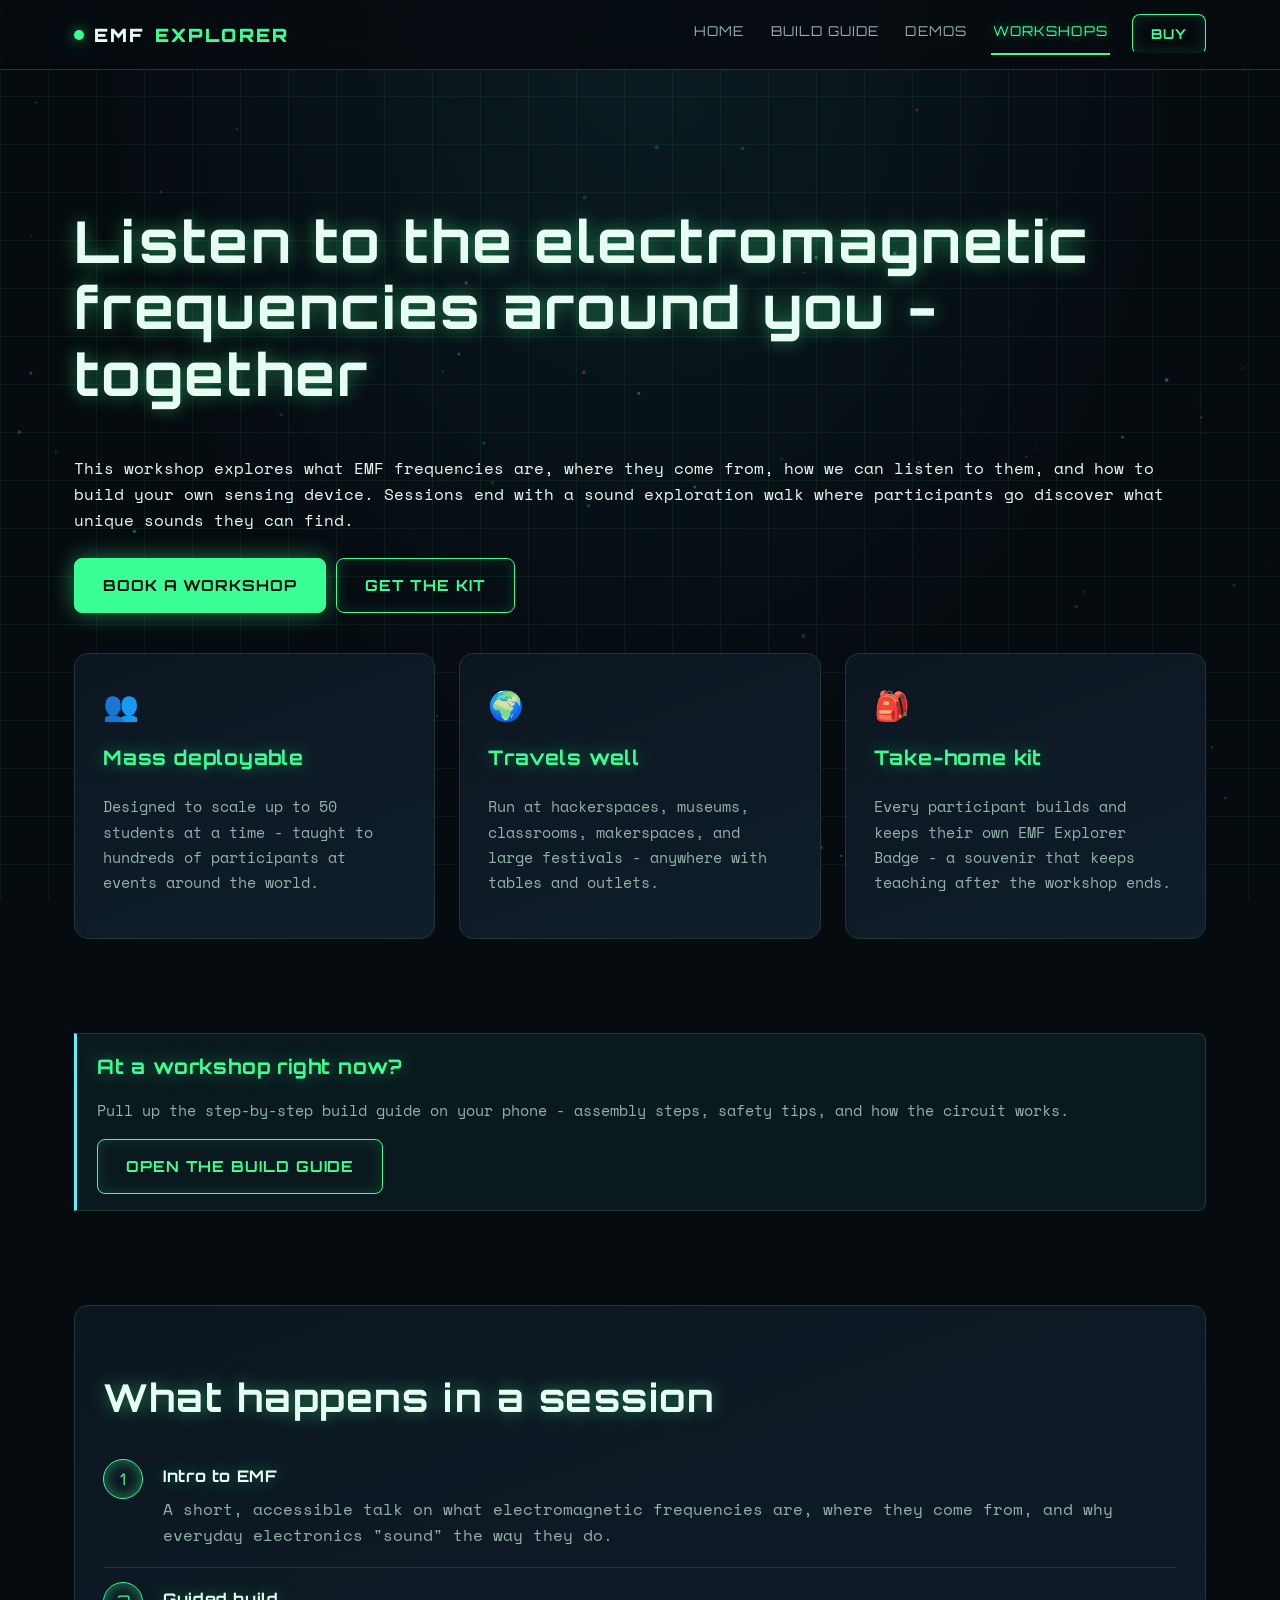
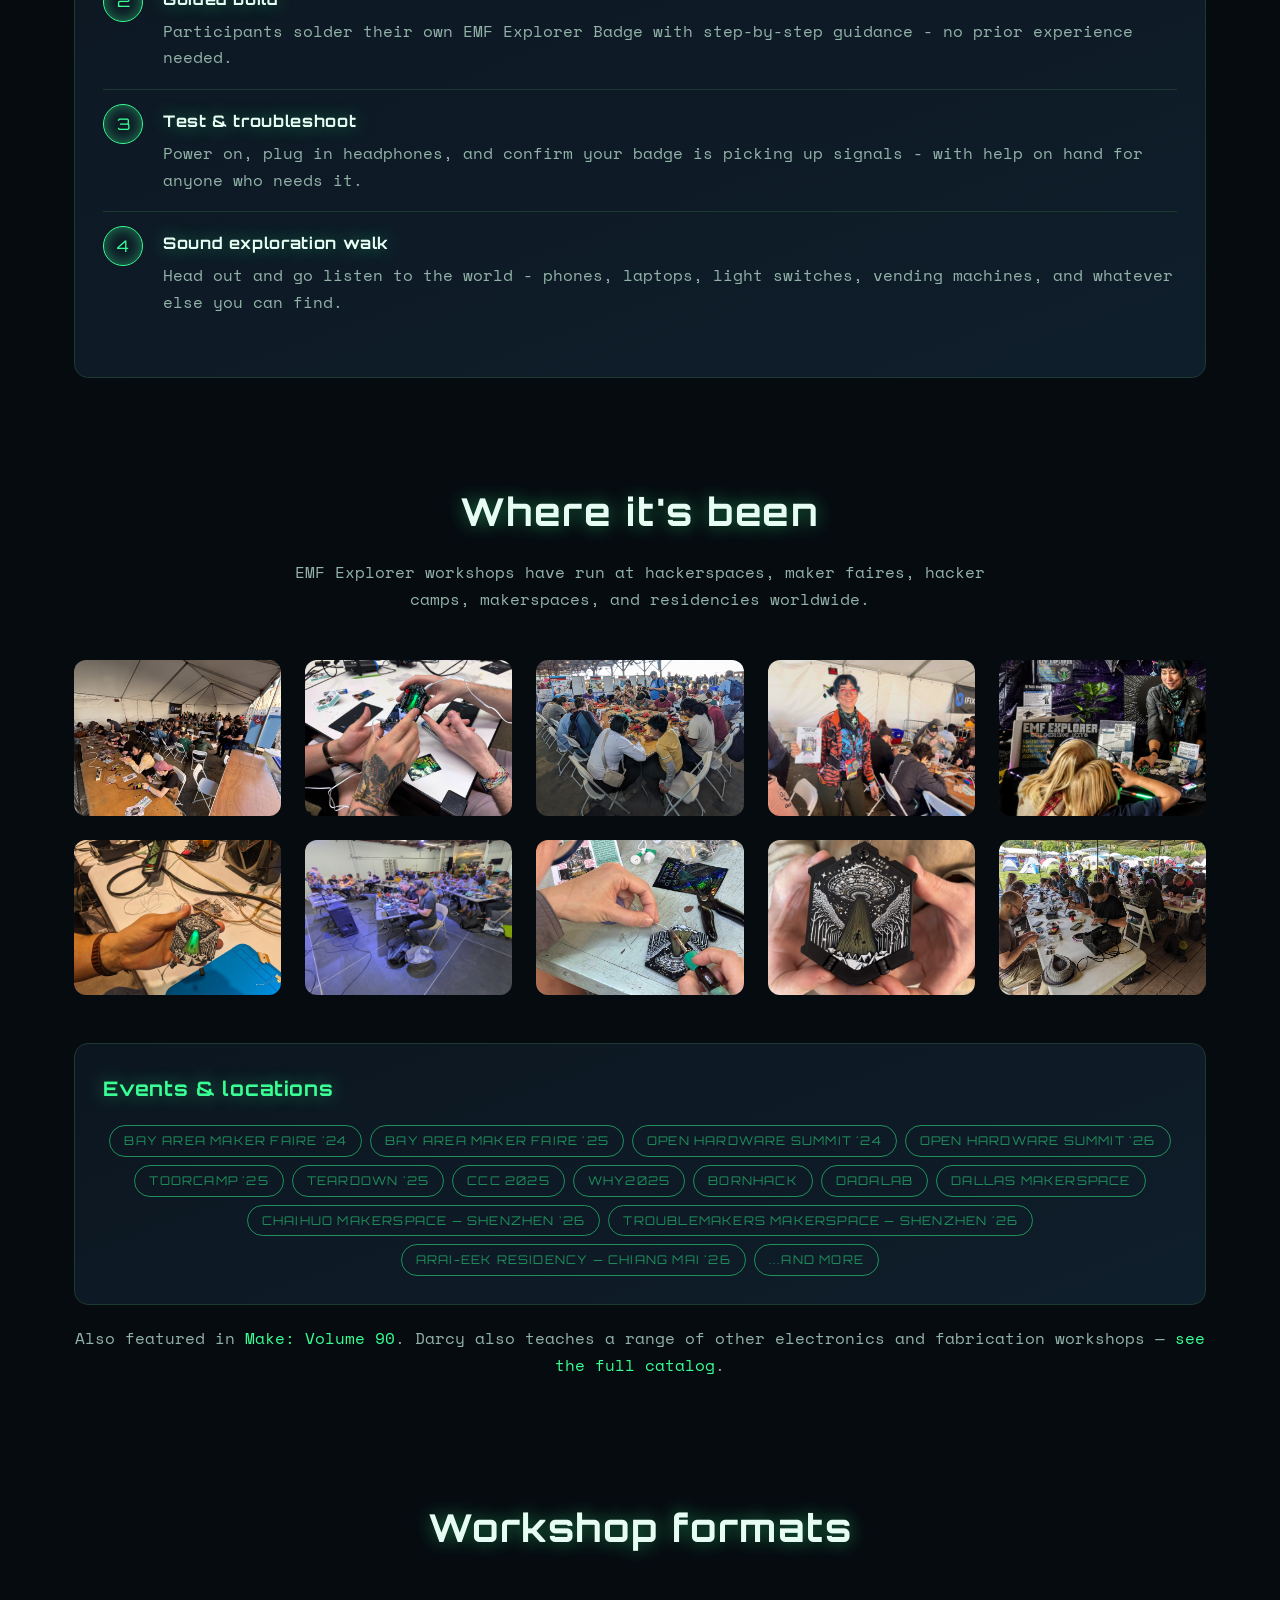
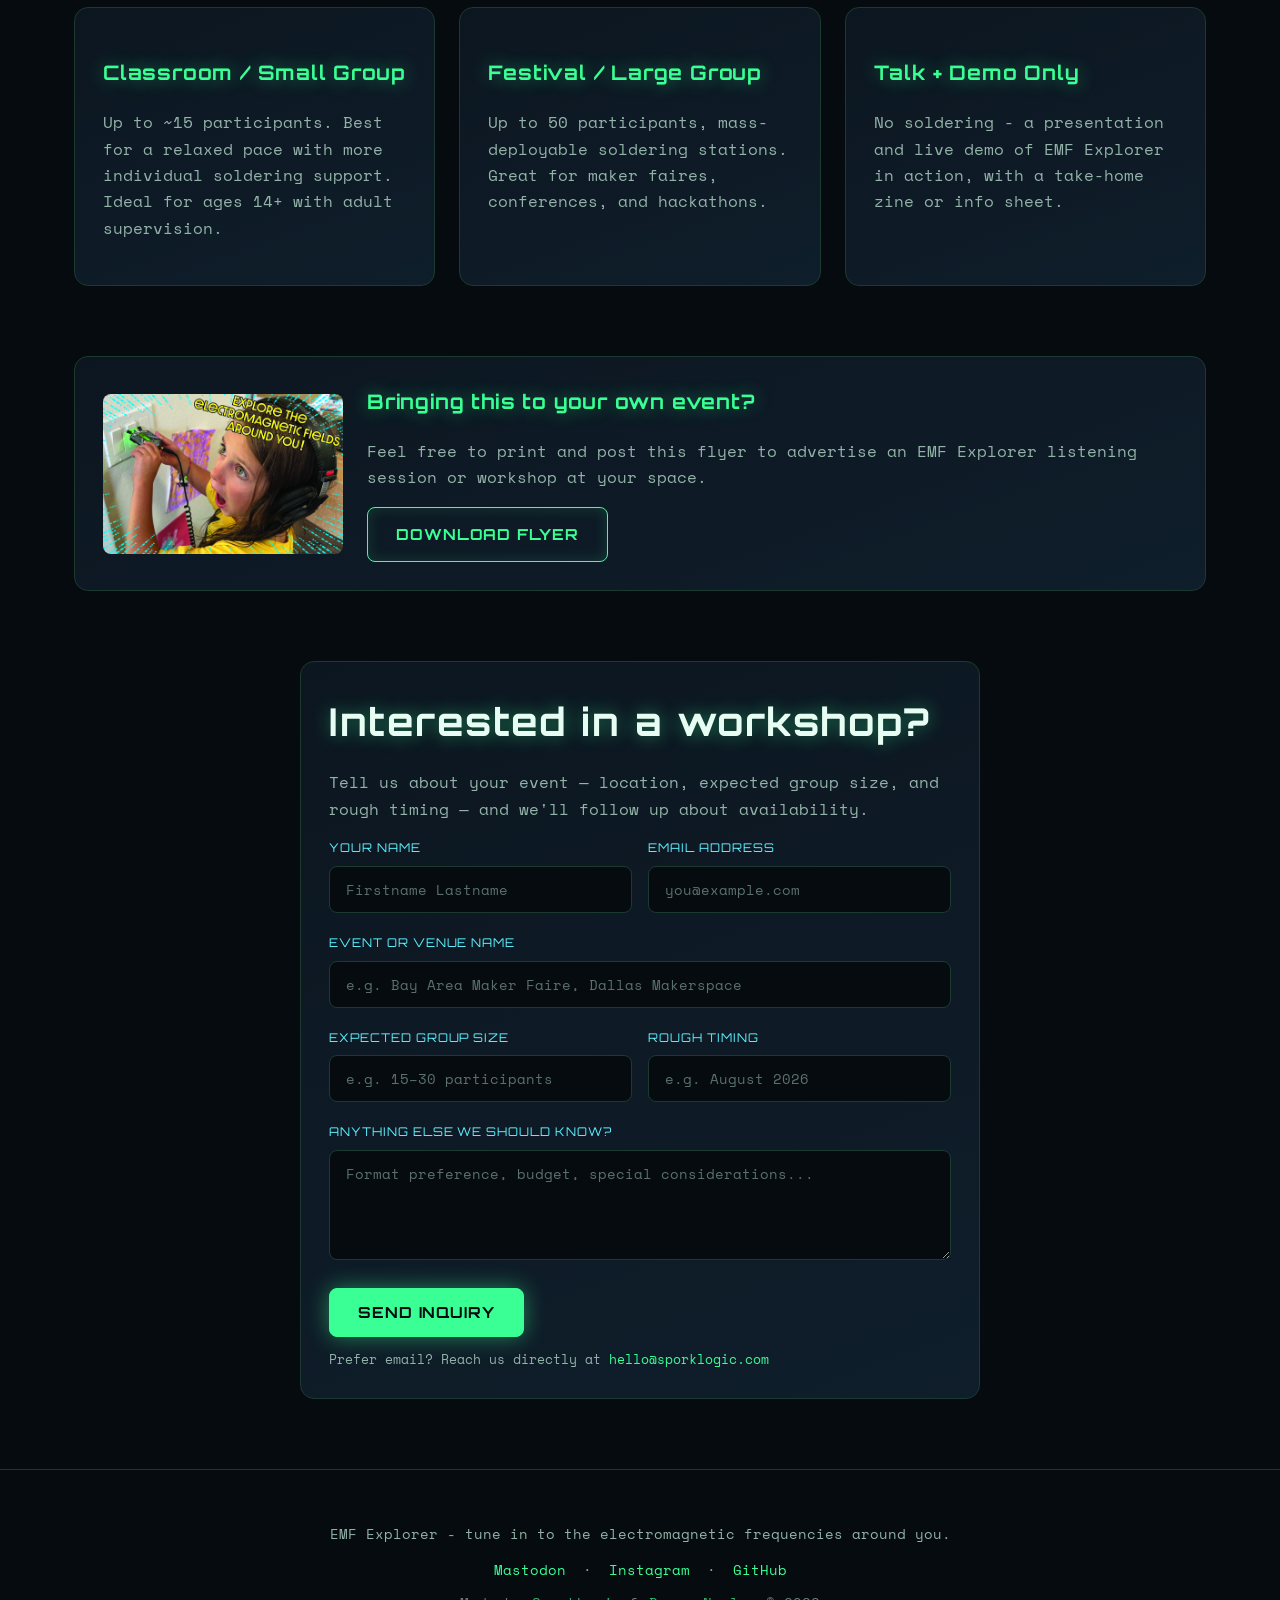
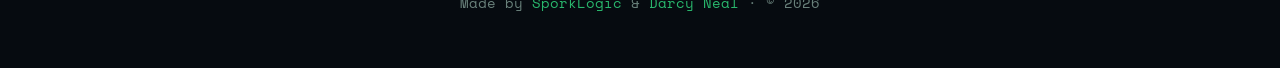
<file: workshops.html>
<!DOCTYPE html>
<html lang="en">
<head>
<meta charset="UTF-8">
<meta name="viewport" content="width=device-width, initial-scale=1.0">
<title>Workshops - EMF Explorer</title>
<meta name="description" content="Book an EMF Explorer workshop - a hands-on soldering and signal-exploration session for groups of all sizes, taught at events worldwide.">
<link rel="canonical" href="https://emfexplorer.space/workshops.html">

<!-- Open Graph -->
<meta property="og:type" content="website">
<meta property="og:site_name" content="EMF Explorer">
<meta property="og:url" content="https://emfexplorer.space/workshops.html">
<meta property="og:title" content="Workshops - EMF Explorer">
<meta property="og:description" content="Book an EMF Explorer workshop - a hands-on soldering and signal-exploration session for groups of all sizes, taught at events worldwide.">
<meta property="og:image" content="https://emfexplorer.space/assets/images/IMG_1609.jpg">
<meta property="og:image:alt" content="Mass soldering workshop under a tent, dozens of participants at long tables">

<!-- Twitter -->
<meta name="twitter:card" content="summary_large_image">
<meta name="twitter:title" content="Workshops - EMF Explorer">
<meta name="twitter:description" content="Book an EMF Explorer workshop - a hands-on soldering and signal-exploration session for groups of all sizes, taught at events worldwide.">
<meta name="twitter:image" content="https://emfexplorer.space/assets/images/IMG_1609.jpg">

<link rel="preconnect" href="https://fonts.googleapis.com">
<link href="https://fonts.googleapis.com/css2?family=Orbitron:wght@600;800;900&family=Space+Mono:wght@400;700&display=swap" rel="stylesheet">
<link rel="stylesheet" href="assets/style.css">
<script type="application/ld+json">
{
  "@context": "https://schema.org",
  "@type": "BreadcrumbList",
  "itemListElement": [
    {"@type": "ListItem", "position": 1, "name": "Home", "item": "https://emfexplorer.space/"},
    {"@type": "ListItem", "position": 2, "name": "Workshops", "item": "https://emfexplorer.space/workshops.html"}
  ]
}
</script>
</head>
<body>
<canvas id="starfield"></canvas>

<header class="site-header">
  <div class="wrap">
    <a href="index.html" class="brand"><span class="dot"></span>EMF <span class="accent">EXPLORER</span></a>
    <button class="nav-toggle" aria-label="Toggle menu">☰</button>
    <nav class="site-nav">
      <a href="index.html">Home</a>
      <a href="docs.html">Build Guide</a>
      <a href="demos.html">Demos</a>
      <a href="workshops.html">Workshops</a>

      <a href="index.html#buy" class="btn btn-outline" style="padding:8px 18px;">Buy</a>
    </nav>
  </div>
</header>

<section class="hero" style="padding-bottom:20px;">
  <div class="wrap" style="display:block;">
    <h1>Listen to the electromagnetic frequencies around you - together</h1>
    <p class="lede">This workshop explores what EMF frequencies are, where they come from, how we can listen to them, and how to build your own sensing device. Sessions end with a sound exploration walk where participants go discover what unique sounds they can find.</p>
    <div class="tag-row" style="justify-content:flex-start; margin-top:24px;">
      <a href="#contact" class="btn">Book a Workshop</a>
      <a href="index.html#buy" class="btn btn-outline">Get the Kit</a>
    </div>
  </div>
</section>

<!-- ===== AT A GLANCE ===== -->
<section style="padding-top:20px;">
  <div class="wrap">
    <div class="grid cols-3">
      <div class="panel card">
        <div class="icon">👥</div>
        <h3>Mass deployable</h3>
        <p>Designed to scale up to 50 students at a time - taught to hundreds of participants at events around the world.</p>
      </div>
      <div class="panel card">
        <div class="icon">🌍</div>
        <h3>Travels well</h3>
        <p>Run at hackerspaces, museums, classrooms, makerspaces, and large festivals - anywhere with tables and outlets.</p>
      </div>
      <div class="panel card">
        <div class="icon">🎒</div>
        <h3>Take-home kit</h3>
        <p>Every participant builds and keeps their own EMF Explorer Badge - a souvenir that keeps teaching after the workshop ends.</p>
      </div>
    </div>
  </div>
</section>

<!-- ===== FOLLOW ALONG ===== -->
<section style="padding-top:0;">
  <div class="wrap">
    <div class="panel callout" style="display:flex; flex-wrap:wrap; gap:16px; align-items:center; justify-content:space-between;">
      <div>
        <h3 style="margin-top:0; margin-bottom:4px;">At a workshop right now?</h3>
        <p style="color:var(--text-dim); margin-bottom:0;">Pull up the step-by-step build guide on your phone - assembly steps, safety tips, and how the circuit works.</p>
      </div>
      <a href="docs.html" class="btn btn-outline" style="white-space:nowrap;">Open the Build Guide</a>
    </div>
  </div>
</section>

<!-- ===== WHAT HAPPENS ===== -->
<section style="padding-top:0;">
  <div class="wrap">
    <div class="panel">
      <h2>What happens in a session</h2>
      <ul class="steps">
        <li>
          <h4>Intro to EMF</h4>
          <p>A short, accessible talk on what electromagnetic frequencies are, where they come from, and why everyday electronics "sound" the way they do.</p>
        </li>
        <li>
          <h4>Guided build</h4>
          <p>Participants solder their own EMF Explorer Badge with step-by-step guidance - no prior experience needed.</p>
        </li>
        <li>
          <h4>Test &amp; troubleshoot</h4>
          <p>Power on, plug in headphones, and confirm your badge is picking up signals - with help on hand for anyone who needs it.</p>
        </li>
        <li>
          <h4>Sound exploration walk</h4>
          <p>Head out and go listen to the world - phones, laptops, light switches, vending machines, and whatever else you can find.</p>
        </li>
      </ul>
    </div>
  </div>
</section>

<!-- ===== WHERE IT'S BEEN ===== -->
<section style="padding-top:0;">
  <div class="wrap">
    <div class="section-head">
      <h2>Where it's been</h2>
      <p>EMF Explorer workshops have run at hackerspaces, maker faires, hacker camps, makerspaces, and residencies worldwide.</p>
    </div>
    <div class="grid" style="grid-template-columns: repeat(auto-fill, minmax(200px, 1fr));">
      <img src="assets/images/IMG_1609.jpg" alt="Mass soldering workshop under a tent, dozens of participants" loading="lazy" style="border-radius:12px; width:100%; aspect-ratio:4/3; object-fit:cover;">
      <img src="assets/images/IMG_5396-correct%20color.jpg" alt="Two participants holding a glowing EMF Explorer badge" loading="lazy" style="border-radius:12px; width:100%; aspect-ratio:4/3; object-fit:cover;">
      <img src="assets/images/makerfaire workshop.jpg" alt="Maker Faire EMF Explorer workshop - participants soldering at long tables" loading="lazy" style="border-radius:12px; width:100%; aspect-ratio:4/3; object-fit:cover;">
      <img src="assets/images/IMG_8056-correct%20color.jpg" alt="Workshop instructor holding the EMF Explorer assembly guide at Maker Faire" loading="lazy" style="border-radius:12px; width:100%; aspect-ratio:4/3; object-fit:cover;">
      <img src="assets/images/makerfaire cute kids.JPG" alt="Kids building EMF Explorer badges at Maker Faire" loading="lazy" style="border-radius:12px; width:100%; aspect-ratio:4/3; object-fit:cover;">
      <img src="assets/images/PXL_20250621_003357464.jpg" alt="Participant holding a glowing completed EMF Explorer badge" loading="lazy" style="border-radius:12px; width:100%; aspect-ratio:4/3; object-fit:cover;">
      <img src="assets/images/dadalab workshop.jpg" alt="EMF Explorer workshop at dadaLab" loading="lazy" style="border-radius:12px; width:100%; aspect-ratio:4/3; object-fit:cover;">
      <img src="assets/images/IMG_5472-correct%20color.jpg" alt="Participant soldering an EMF Explorer badge at a workshop table" loading="lazy" style="border-radius:12px; width:100%; aspect-ratio:4/3; object-fit:cover;">
      <img src="assets/images/IMG_1611.jpg" alt="Participants building EMF Explorer badges at a workshop session" loading="lazy" style="border-radius:12px; width:100%; aspect-ratio:4/3; object-fit:cover;">
      <img src="assets/images/ToorcampEMFworkshop.jpeg" alt="EMF Explorer workshop at Toorcamp" loading="lazy" style="border-radius:12px; width:100%; aspect-ratio:4/3; object-fit:cover;">
    </div>

    <div class="panel mt-lg">
      <h3 style="margin-top:0;">Events &amp; locations</h3>
      <div class="tag-row" style="flex-wrap:wrap; gap:8px; margin-top:16px;">
        <span class="tag">Bay Area Maker Faire '24</span>
        <span class="tag">Bay Area Maker Faire '25</span>
        <span class="tag">Open Hardware Summit '24</span>
        <span class="tag">Open Hardware Summit '26</span>
        <span class="tag">ToorCamp '25</span>
        <span class="tag">Teardown '25</span>
        <span class="tag">CCC 2025</span>
        <span class="tag">WHY2025</span>
        <span class="tag">Bornhack</span>
        <span class="tag">dadaLab</span>
        <span class="tag">Dallas Makerspace</span>
        <span class="tag">Chaihuo Makerspace — Shenzhen '26</span>
        <span class="tag">TroubleMakers Makerspace — Shenzhen '26</span>
        <span class="tag">Arai-Eek Residency — Chiang Mai '26</span>
        <span class="tag">...and more</span>
      </div>
    </div>

    <p style="color:var(--text-dim); margin-top:20px; text-align:center;">Also featured in <a href="https://makezine.com/projects/electromagnetic-symphony-explore-the-emf-universe/" target="_blank" rel="noopener">Make: Volume 90</a>. Darcy also teaches a range of other electronics and fabrication workshops — <a href="https://darcyneal.com/category/workshops/" target="_blank" rel="noopener">see the full catalog</a>.</p>
  </div>
</section>

<!-- ===== FORMATS ===== -->
<section style="padding-top:0;">
  <div class="wrap">
    <div class="section-head">
      <h2>Workshop formats</h2>
    </div>
    <div class="grid cols-3">
      <div class="panel">
        <h3>Classroom / Small Group</h3>
        <p style="color:var(--text-dim);">Up to ~15 participants. Best for a relaxed pace with more individual soldering support. Ideal for ages 14+ with adult supervision.</p>
      </div>
      <div class="panel">
        <h3>Festival / Large Group</h3>
        <p style="color:var(--text-dim);">Up to 50 participants, mass-deployable soldering stations. Great for maker faires, conferences, and hackathons.</p>
      </div>
      <div class="panel">
        <h3>Talk + Demo Only</h3>
        <p style="color:var(--text-dim);">No soldering - a presentation and live demo of EMF Explorer in action, with a take-home zine or info sheet.</p>
      </div>
    </div>
  </div>
</section>

<!-- ===== PRINT MATERIALS ===== -->
<section style="padding-top:0;">
  <div class="wrap">
    <div class="panel" style="display:flex; flex-wrap:wrap; gap:24px; align-items:center;">
      <a href="assets/images/EMFlisteningFlyer.jpg" download="EMF-Explorer-Flyer.jpg">
        <img src="assets/images/EMFlisteningFlyer.jpg" alt="EMF Explorer listening event flyer - click to download" loading="lazy" style="border-radius:8px; max-width:240px; width:100%; display:block;">
      </a>
      <div style="flex:1; min-width:240px;">
        <h3 style="margin-top:0;">Bringing this to your own event?</h3>
        <p style="color:var(--text-dim);">Feel free to print and post this flyer to advertise an EMF Explorer listening session or workshop at your space.</p>
        <a href="assets/images/EMFlisteningFlyer.jpg" download="EMF-Explorer-Flyer.jpg" class="btn btn-outline">Download Flyer</a>
      </div>
    </div>
  </div>
</section>

<!-- ===== CONTACT ===== -->
<section id="contact" style="padding-top:0;">
  <div class="wrap">
    <div class="panel" style="max-width:680px; margin:0 auto;">
      <h2 style="margin-top:0;">Interested in a workshop?</h2>
      <p style="color:var(--text-dim);">Tell us about your event — location, expected group size, and rough timing — and we'll follow up about availability.</p>

      <!--
        FORMSPREE SETUP (takes ~2 min):
        1. Create a free account at formspree.io
        2. Click "New Form", name it "Workshop Inquiry"
        3. Copy the endpoint (looks like: https://formspree.io/f/xabc1234)
        4. Replace REPLACE_WITH_FORMSPREE_ENDPOINT below with that URL
        Free tier: 50 submissions/month, spam filtering included.
        The _gotcha field below is a honeypot - bots fill it, Formspree silently rejects it.
      -->
      <form action="REPLACE_WITH_FORMSPREE_ENDPOINT" method="POST">

        <!-- Honeypot - invisible to humans, catches bots -->
        <div class="hp-trap" aria-hidden="true">
          <label for="hp_website">Leave this blank</label>
          <input type="text" id="hp_website" name="_gotcha" tabindex="-1" autocomplete="off">
        </div>

        <!-- Route replies back to this address -->
        <input type="hidden" name="_replyto" value="hello@sporklogic.com">
        <input type="hidden" name="_subject" value="EMF Explorer Workshop Inquiry">

        <div class="form-grid">
          <div class="form-group">
            <label for="contact_name">Your name</label>
            <input type="text" id="contact_name" name="name" placeholder="Firstname Lastname" required>
          </div>
          <div class="form-group">
            <label for="contact_email">Email address</label>
            <input type="email" id="contact_email" name="email" placeholder="you@example.com" required>
          </div>
        </div>

        <div class="form-group">
          <label for="contact_event">Event or venue name</label>
          <input type="text" id="contact_event" name="event" placeholder="e.g. Bay Area Maker Faire, Dallas Makerspace" required>
        </div>

        <div class="form-grid">
          <div class="form-group">
            <label for="contact_size">Expected group size</label>
            <input type="text" id="contact_size" name="group_size" placeholder="e.g. 15–30 participants">
          </div>
          <div class="form-group">
            <label for="contact_timing">Rough timing</label>
            <input type="text" id="contact_timing" name="timing" placeholder="e.g. August 2026">
          </div>
        </div>

        <div class="form-group">
          <label for="contact_message">Anything else we should know?</label>
          <textarea id="contact_message" name="message" rows="4" placeholder="Format preference, budget, special considerations..."></textarea>
        </div>

        <button type="submit" class="btn">Send Inquiry</button>
        <p style="color:var(--text-dim); font-size:0.8rem; margin-top:12px; margin-bottom:0;">Prefer email? Reach us directly at <a href="mailto:hello@sporklogic.com">hello@sporklogic.com</a></p>
      </form>
    </div>
  </div>
</section>

<footer class="site-footer">
  <div class="wrap">
    <p>EMF Explorer - tune in to the electromagnetic frequencies around you.</p>
    <div class="social">
      <a href="https://hachyderm.io/@drc3p0" target="_blank" rel="noopener">Mastodon</a> ·
      <a href="https://instagram.com/drc3p0" target="_blank" rel="noopener">Instagram</a> ·
      <a href="https://github.com/drc3p0" target="_blank" rel="noopener">GitHub</a>
    </div>
    <p class="made-by">Made by <a href="https://sporklogic.com" target="_blank" rel="noopener">SporkLogic</a> &amp; <a href="https://darcyneal.com" target="_blank" rel="noopener">Darcy Neal</a> · © 2026</p>
  </div>
</footer>
<script src="assets/main.js"></script>
</body>
</html>
</file>
<file: assets/style.css>
/* ============================================
   EMF EXPLORER - Shared Design System
   Theme: green/space cyberpunk, friendly to all ages
   ============================================ */

:root {
  --bg-deep: #060b10;
  --bg-panel: #0c1620;
  --bg-panel-alt: #0f1e2b;
  --grid-line: rgba(57, 255, 148, 0.07);
  --green: #39ff94;
  --green-dim: #1f8f5c;
  --green-glow: rgba(57, 255, 148, 0.45);
  --cyan: #5ef1ff;
  --magenta: #ff5ec4;
  --text: #e7fdf3;
  --text-dim: #93b3a8;
  --border: #1d3a30;
  --radius: 14px;
  --maxw: 1180px;
  --font-display: "Orbitron", "Segoe UI", sans-serif;
  --font-body: "Space Mono", "Courier New", monospace;
}

* { box-sizing: border-box; }
html { scroll-behavior: smooth; }

body {
  margin: 0;
  font-family: var(--font-body);
  background-color: var(--bg-deep);
  color: var(--text);
  line-height: 1.65;
  background-image:
    linear-gradient(var(--grid-line) 1px, transparent 1px),
    linear-gradient(90deg, var(--grid-line) 1px, transparent 1px),
    radial-gradient(ellipse at top, #0a1c22 0%, var(--bg-deep) 60%);
  background-size: 48px 48px, 48px 48px, 100% 100%;
  background-attachment: fixed;
}

/* Starfield canvas sits behind everything */
#starfield {
  position: fixed;
  top: 0; left: 0;
  width: 100%; height: 100%;
  z-index: -1;
  pointer-events: none;
  opacity: 0.6;
}

a { color: var(--green); text-decoration: none; }
a:hover { color: var(--cyan); text-shadow: 0 0 8px var(--green-glow); }

h1, h2, h3, h4 {
  font-family: var(--font-display);
  font-weight: 700;
  letter-spacing: 0.04em;
  color: var(--text);
  text-shadow: 0 0 18px var(--green-glow);
}

h1 { font-size: clamp(2.2rem, 5vw, 3.6rem); line-height: 1.15; }
h2 { font-size: clamp(1.6rem, 3.5vw, 2.4rem); margin-bottom: 0.4em; }
h3 { font-size: 1.25rem; color: var(--green); }

.eyebrow {
  display: inline-block;
  font-family: var(--font-display);
  font-size: 0.75rem;
  letter-spacing: 0.3em;
  text-transform: uppercase;
  color: var(--cyan);
  border: 1px solid var(--cyan);
  border-radius: 999px;
  padding: 4px 14px;
  margin-bottom: 1.2rem;
  box-shadow: 0 0 12px rgba(94, 241, 255, 0.25) inset;
}

/* ===== Layout ===== */
.wrap { max-width: var(--maxw); margin: 0 auto; padding: 0 24px; }

header.site-header {
  position: sticky; top: 0; z-index: 50;
  background: rgba(6, 11, 16, 0.85);
  backdrop-filter: blur(10px);
  border-bottom: 1px solid var(--border);
}
header.site-header .wrap {
  display: flex; align-items: center; justify-content: space-between;
  padding: 14px 24px;
}
.brand {
  font-family: var(--font-display);
  font-weight: 900;
  font-size: 1.15rem;
  letter-spacing: 0.12em;
  color: var(--text);
  display: flex; align-items: center; gap: 10px;
}
.brand .dot {
  display: inline-block; width: 10px; height: 10px; border-radius: 50%;
  background: var(--green);
  box-shadow: 0 0 12px var(--green-glow), 0 0 24px var(--green-glow);
  animation: pulse 2.4s ease-in-out infinite;
}
@keyframes pulse {
  0%, 100% { opacity: 1; transform: scale(1); }
  50% { opacity: 0.4; transform: scale(0.7); }
}
.brand span.accent { color: var(--green); }

nav.site-nav { display: flex; gap: 22px; flex-wrap: wrap; }
nav.site-nav a {
  font-family: var(--font-display);
  font-size: 0.85rem;
  letter-spacing: 0.08em;
  text-transform: uppercase;
  color: var(--text-dim);
  padding: 6px 2px;
  border-bottom: 2px solid transparent;
}
nav.site-nav a:hover, nav.site-nav a.active {
  color: var(--green);
  border-bottom-color: var(--green);
  text-shadow: 0 0 10px var(--green-glow);
}

.nav-toggle {
  display: none;
  background: none; border: 1px solid var(--border); border-radius: 8px;
  color: var(--text); font-size: 1.2rem; padding: 6px 12px; cursor: pointer;
}

@media (max-width: 760px) {
  nav.site-nav {
    display: none;
    flex-direction: column;
    position: absolute; top: 100%; left: 0; right: 0;
    background: var(--bg-panel); border-bottom: 1px solid var(--border);
    padding: 16px 24px; gap: 14px;
  }
  nav.site-nav.open { display: flex; }
  .nav-toggle { display: inline-block; }
}

/* ===== Buttons ===== */
.btn {
  display: inline-flex; align-items: center; gap: 8px;
  font-family: var(--font-display);
  font-weight: 700; font-size: 0.95rem; letter-spacing: 0.06em;
  text-transform: uppercase;
  padding: 14px 28px;
  border-radius: 8px;
  border: 1px solid var(--green);
  color: var(--bg-deep);
  background: var(--green);
  box-shadow: 0 0 22px var(--green-glow);
  cursor: pointer;
  transition: transform 0.15s ease, box-shadow 0.15s ease;
}
.btn:hover { transform: translateY(-2px); box-shadow: 0 0 32px var(--green-glow); color: var(--bg-deep); }
.btn.btn-outline {
  background: transparent; color: var(--green);
  box-shadow: 0 0 14px rgba(57,255,148,0.15) inset;
}
.btn.btn-outline:hover { background: rgba(57,255,148,0.08); }
.btn.btn-magenta {
  background: var(--magenta); border-color: var(--magenta); color: var(--bg-deep);
  box-shadow: 0 0 22px rgba(255,94,196,0.45);
}

/* ===== Sections / Cards ===== */
section { padding: 70px 0; }
.section-head { text-align: center; max-width: 720px; margin: 0 auto 48px; }
.section-head p { color: var(--text-dim); }

.panel {
  background: linear-gradient(160deg, var(--bg-panel), var(--bg-panel-alt));
  border: 1px solid var(--border);
  border-radius: var(--radius);
  padding: 28px;
}
.panel:hover { border-color: var(--green-dim); }

.grid {
  display: grid; gap: 24px;
}
.grid.cols-2 { grid-template-columns: repeat(auto-fit, minmax(280px, 1fr)); }
.grid.cols-3 { grid-template-columns: repeat(auto-fit, minmax(220px, 1fr)); }
.grid.cols-4 { grid-template-columns: repeat(auto-fit, minmax(180px, 1fr)); }

.card { transition: transform 0.2s ease; }
.card:hover { transform: translateY(-4px); }
.card .icon { font-size: 1.8rem; margin-bottom: 12px; }
.card h3 { margin-top: 0; }
.card p { color: var(--text-dim); font-size: 0.95rem; }

.image-placeholder {
  background: repeating-linear-gradient(45deg, var(--bg-panel), var(--bg-panel) 10px, var(--bg-panel-alt) 10px, var(--bg-panel-alt) 20px);
  border: 1px dashed var(--green-dim);
  border-radius: var(--radius);
  display: flex; align-items: center; justify-content: center;
  color: var(--text-dim); font-size: 0.85rem; text-align: center; padding: 24px;
  min-height: 220px;
}

/* ===== Hero ===== */
.hero { padding: 90px 0 60px; }
.hero .wrap { display: flex; flex-wrap: wrap; gap: 48px; align-items: center; }
.hero-text { flex: 1; min-width: 320px; }
.hero-text p.lede { font-size: 1.15rem; color: var(--text-dim); max-width: 520px; }
.hero-media { flex: 1; min-width: 320px; min-height: 340px; }

/* ===== Price box ===== */
.price-box {
  text-align: center;
  border: 1px solid var(--green-dim);
  border-radius: var(--radius);
  padding: 36px;
  background: radial-gradient(circle at top, rgba(57,255,148,0.08), transparent 70%);
}
.price-box .amount {
  font-family: var(--font-display); font-size: 3rem; font-weight: 900;
  color: var(--green); text-shadow: 0 0 24px var(--green-glow);
}
.price-box p { color: var(--text-dim); }

/* ===== Tables ===== */
table.data-table { width: 100%; border-collapse: collapse; }
table.data-table th, table.data-table td {
  text-align: left; padding: 12px 16px; border-bottom: 1px solid var(--border);
}
table.data-table th {
  font-family: var(--font-display); font-size: 0.75rem; letter-spacing: 0.15em;
  text-transform: uppercase; color: var(--cyan);
}

/* ===== Steps ===== */
.steps { list-style: none; padding: 0; counter-reset: step; }
.steps li {
  counter-increment: step;
  position: relative;
  padding: 18px 0 18px 60px;
  border-bottom: 1px solid var(--border);
}
.steps li:last-child { border-bottom: none; }
.steps li::before {
  content: counter(step);
  position: absolute; left: 0; top: 14px;
  width: 38px; height: 38px;
  border: 1px solid var(--green);
  border-radius: 50%;
  display: flex; align-items: center; justify-content: center;
  font-family: var(--font-display); color: var(--green);
  box-shadow: 0 0 14px var(--green-glow) inset;
}
.steps h4 { margin: 0 0 6px; color: var(--text); font-family: var(--font-display); }
.steps p { margin: 0; color: var(--text-dim); }

/* ===== Kit toggle (TH / SMD build guide) ===== */
.kit-toggle-panel {
  display: flex;
  align-items: center;
  justify-content: center;
  flex-wrap: wrap;
  gap: 18px;
  text-align: center;
  padding: 22px 28px;
}
.kit-toggle-label {
  font-family: var(--font-display);
  font-size: 0.85rem;
  letter-spacing: 0.1em;
  text-transform: uppercase;
  color: var(--cyan);
}
.kit-toggle {
  display: inline-flex;
  border: 1px solid var(--border);
  border-radius: 999px;
  padding: 4px;
  background: var(--bg-deep);
}
.kit-toggle-btn {
  font-family: var(--font-display);
  font-size: 0.85rem;
  letter-spacing: 0.06em;
  text-transform: uppercase;
  color: var(--text-dim);
  background: transparent;
  border: none;
  border-radius: 999px;
  padding: 10px 22px;
  cursor: pointer;
  transition: background 0.2s ease, color 0.2s ease, box-shadow 0.2s ease;
}
.kit-toggle-btn:hover { color: var(--text); }
.kit-toggle-btn.active {
  background: var(--green);
  color: var(--bg-deep);
  box-shadow: 0 0 18px var(--green-glow);
}
/* Draw the eye to SMD since Through-Hole loads by default */
.kit-toggle-btn[data-kit-select="smd"]:not(.active) {
  color: var(--cyan);
  box-shadow: 0 0 0 1px var(--cyan) inset;
  animation: kit-toggle-pulse 1.8s ease-in-out 3;
}
@keyframes kit-toggle-pulse {
  0%, 100% { box-shadow: 0 0 0 1px var(--cyan) inset; }
  50% { box-shadow: 0 0 14px rgba(94, 241, 255, 0.55), 0 0 0 1px var(--cyan) inset; }
}

/* ===== Frequency monitor (native canvas widget) ===== */
.freq-display {
  position: relative;
  background: rgba(12, 22, 32, 0.85);
  border: 1px solid var(--border);
  border-radius: var(--radius);
  padding: 20px 20px 50px 20px;
  margin-top: 16px;
}
#freq-canvas {
  display: block;
  width: 100%;
  aspect-ratio: 8 / 3;
  border-radius: 8px;
}
#freq-peak-overlay {
  position: absolute;
  left: 20px;
  right: 20px;
  bottom: 20px;
  height: 20px;
  pointer-events: none;
}
#freq-peak-overlay .peak-label {
  position: absolute;
  top: 3px;
  font: 16px/1.2 var(--font-body);
  white-space: nowrap;
  text-shadow: 0 0 6px rgba(0, 0, 0, 0.6);
  transform: translateX(-50%);
}
.freq-controls {
  text-align: center;
  margin-top: 16px;
}
.freq-status {
  color: var(--text-dim);
  font-size: 0.85rem;
  margin-top: 8px;
  min-height: 1.2em;
}

/* ===== Callouts ===== */
.callout {
  border-left: 3px solid var(--cyan);
  background: rgba(94,241,255,0.06);
  padding: 16px 20px;
  border-radius: 0 8px 8px 0;
  margin: 24px 0;
  font-size: 0.95rem;
}
.callout.warn {
  border-left-color: var(--magenta);
  background: rgba(255,94,196,0.06);
}
.callout strong { color: var(--text); }

/* ===== Forms ===== */
.form-group { margin-bottom: 20px; }
.form-group label {
  display: block;
  font-family: var(--font-display);
  font-size: 0.75rem;
  text-transform: uppercase;
  letter-spacing: 0.08em;
  color: var(--cyan);
  margin-bottom: 8px;
}
.form-group input,
.form-group textarea,
.form-group select {
  width: 100%;
  background: var(--bg-deep);
  border: 1px solid var(--border);
  border-radius: 8px;
  padding: 12px 16px;
  color: var(--text);
  font-family: var(--font-body);
  font-size: 0.9rem;
  transition: border-color 0.2s ease, box-shadow 0.2s ease;
  resize: vertical;
}
.form-group input:focus,
.form-group textarea:focus {
  outline: none;
  border-color: var(--green-dim);
  box-shadow: 0 0 0 3px rgba(57,255,148,0.1);
}
.form-group input::placeholder,
.form-group textarea::placeholder { color: var(--text-dim); opacity: 0.6; }
/* Honeypot — never shown to humans */
.hp-trap { display: none !important; }
.form-grid { display: grid; grid-template-columns: 1fr 1fr; gap: 16px; }
@media (max-width: 600px) { .form-grid { grid-template-columns: 1fr; } }

/* ===== Store Cards ===== */
.store-grid {
  display: flex;
  flex-wrap: wrap;
  gap: 16px;
  justify-content: center;
}
.store-card {
  display: flex;
  flex-direction: column;
  text-decoration: none;
  color: inherit;
  flex: 1 1 220px;
  max-width: 320px;
  min-height: 160px;
  transition: transform 0.2s ease, box-shadow 0.2s ease;
}
.store-card:hover { transform: translateY(-4px); box-shadow: 0 0 24px rgba(57,255,148,0.15); }
.store-region {
  font-family: var(--font-display);
  font-size: 0.65rem;
  text-transform: uppercase;
  letter-spacing: 0.1em;
  color: var(--cyan);
  margin-bottom: 6px;
}
.store-card h3 { margin: 0 0 8px; font-size: 1rem; }
.store-card p { color: var(--text-dim); flex: 1; margin: 0 0 16px; font-size: 0.88rem; line-height: 1.6; }
.store-card .btn { align-self: flex-start; font-size: 0.8rem; padding: 8px 16px; }

/* ===== Footer ===== */
footer.site-footer {
  border-top: 1px solid var(--border);
  padding: 40px 0;
  text-align: center;
  color: var(--text-dim);
  font-size: 0.85rem;
}
footer.site-footer .social a { margin: 0 8px; }
footer.site-footer .made-by { margin-top: 10px; opacity: 0.7; }

/* ===== Utility ===== */
.text-center { text-align: center; }
.mt-lg { margin-top: 48px; }
.tag-row { display: flex; gap: 10px; flex-wrap: wrap; justify-content: center; margin-top: 20px; }
.tag {
  font-family: var(--font-display); font-size: 0.75rem; letter-spacing: 0.1em;
  text-transform: uppercase; border: 1px solid var(--green-dim); border-radius: 999px;
  padding: 5px 14px; color: var(--green-dim);
  transition: border-color 0.2s ease, color 0.2s ease, box-shadow 0.2s ease;
  cursor: default;
}
.tag:hover {
  border-color: var(--green);
  color: var(--green);
  box-shadow: 0 0 10px rgba(57, 255, 148, 0.25);
}

/* ============================================================
   ENHANCED ANIMATIONS
   ============================================================ */

/* ── Scroll reveal ──────────────────────────────────────────── */
.reveal {
  opacity: 0;
  transform: translateY(20px);
  transition: opacity 0.6s ease, transform 0.6s ease;
}
.reveal.visible {
  opacity: 1;
  transform: none;
}

/* ── Hero h1 glitch ─────────────────────────────────────────── */
@keyframes glitch-text {
  0%, 86%, 100% {
    text-shadow: 0 0 18px var(--green-glow);
    transform: none;
  }
  87% {
    text-shadow: -3px 0 var(--cyan), 3px 0 var(--magenta), 0 0 18px var(--green-glow);
    transform: translateX(2px);
  }
  88% {
    text-shadow: 3px 0 var(--cyan), -3px 0 var(--magenta), 0 0 18px var(--green-glow);
    transform: translateX(-2px);
  }
  89% {
    text-shadow: 0 0 18px var(--green-glow);
    transform: none;
  }
  91% {
    text-shadow: -2px 0 var(--magenta), 2px 0 var(--cyan), 0 0 18px var(--green-glow);
    transform: translateX(1px);
  }
  92% {
    text-shadow: 0 0 18px var(--green-glow);
    transform: none;
  }
}
.hero h1 { animation: glitch-text 6s infinite; }

/* ── Nav link glitch on hover ───────────────────────────────── */
@keyframes glitch-nav {
  0%   { text-shadow: 0 0 10px var(--green-glow); transform: none; }
  20%  { text-shadow: -2px 0 var(--cyan), 2px 0 var(--magenta), 0 0 10px var(--green-glow); transform: translateX(1px); }
  35%  { text-shadow: 2px 0 var(--cyan), -2px 0 var(--magenta), 0 0 10px var(--green-glow); transform: translateX(-1px); }
  55%  { text-shadow: 0 0 10px var(--green-glow); transform: none; }
  70%  { text-shadow: -1px 0 var(--magenta), 1px 0 var(--cyan), 0 0 10px var(--green-glow); transform: translateX(1px); }
  100% { text-shadow: 0 0 10px var(--green-glow); transform: none; }
}
nav.site-nav a:hover {
  animation: glitch-nav 0.35s ease forwards;
}

/* ── Panel hover shimmer ────────────────────────────────────── */
.panel {
  position: relative;
  overflow: hidden;
}
.panel::after {
  content: '';
  position: absolute;
  top: 0; bottom: 0;
  left: -80%;
  width: 60%;
  background: linear-gradient(
    90deg,
    transparent,
    rgba(57, 255, 148, 0.05),
    transparent
  );
  pointer-events: none;
  transition: left 0.7s ease;
}
.panel:hover::after { left: 160%; }

/* ── Eyebrow shimmer ────────────────────────────────────────── */
@keyframes eyebrow-shine {
  0%   { background-position: -200% center; }
  100% { background-position: 200% center; }
}
.eyebrow {
  background: linear-gradient(
    90deg,
    var(--cyan) 0%,
    rgba(200, 255, 248, 0.95) 45%,
    var(--cyan) 55%,
    rgba(160, 240, 255, 0.8) 75%,
    var(--cyan) 100%
  );
  background-size: 250% auto;
  -webkit-background-clip: text;
  background-clip: text;
  -webkit-text-fill-color: transparent;
  animation: eyebrow-shine 5s linear infinite;
}
</file>
